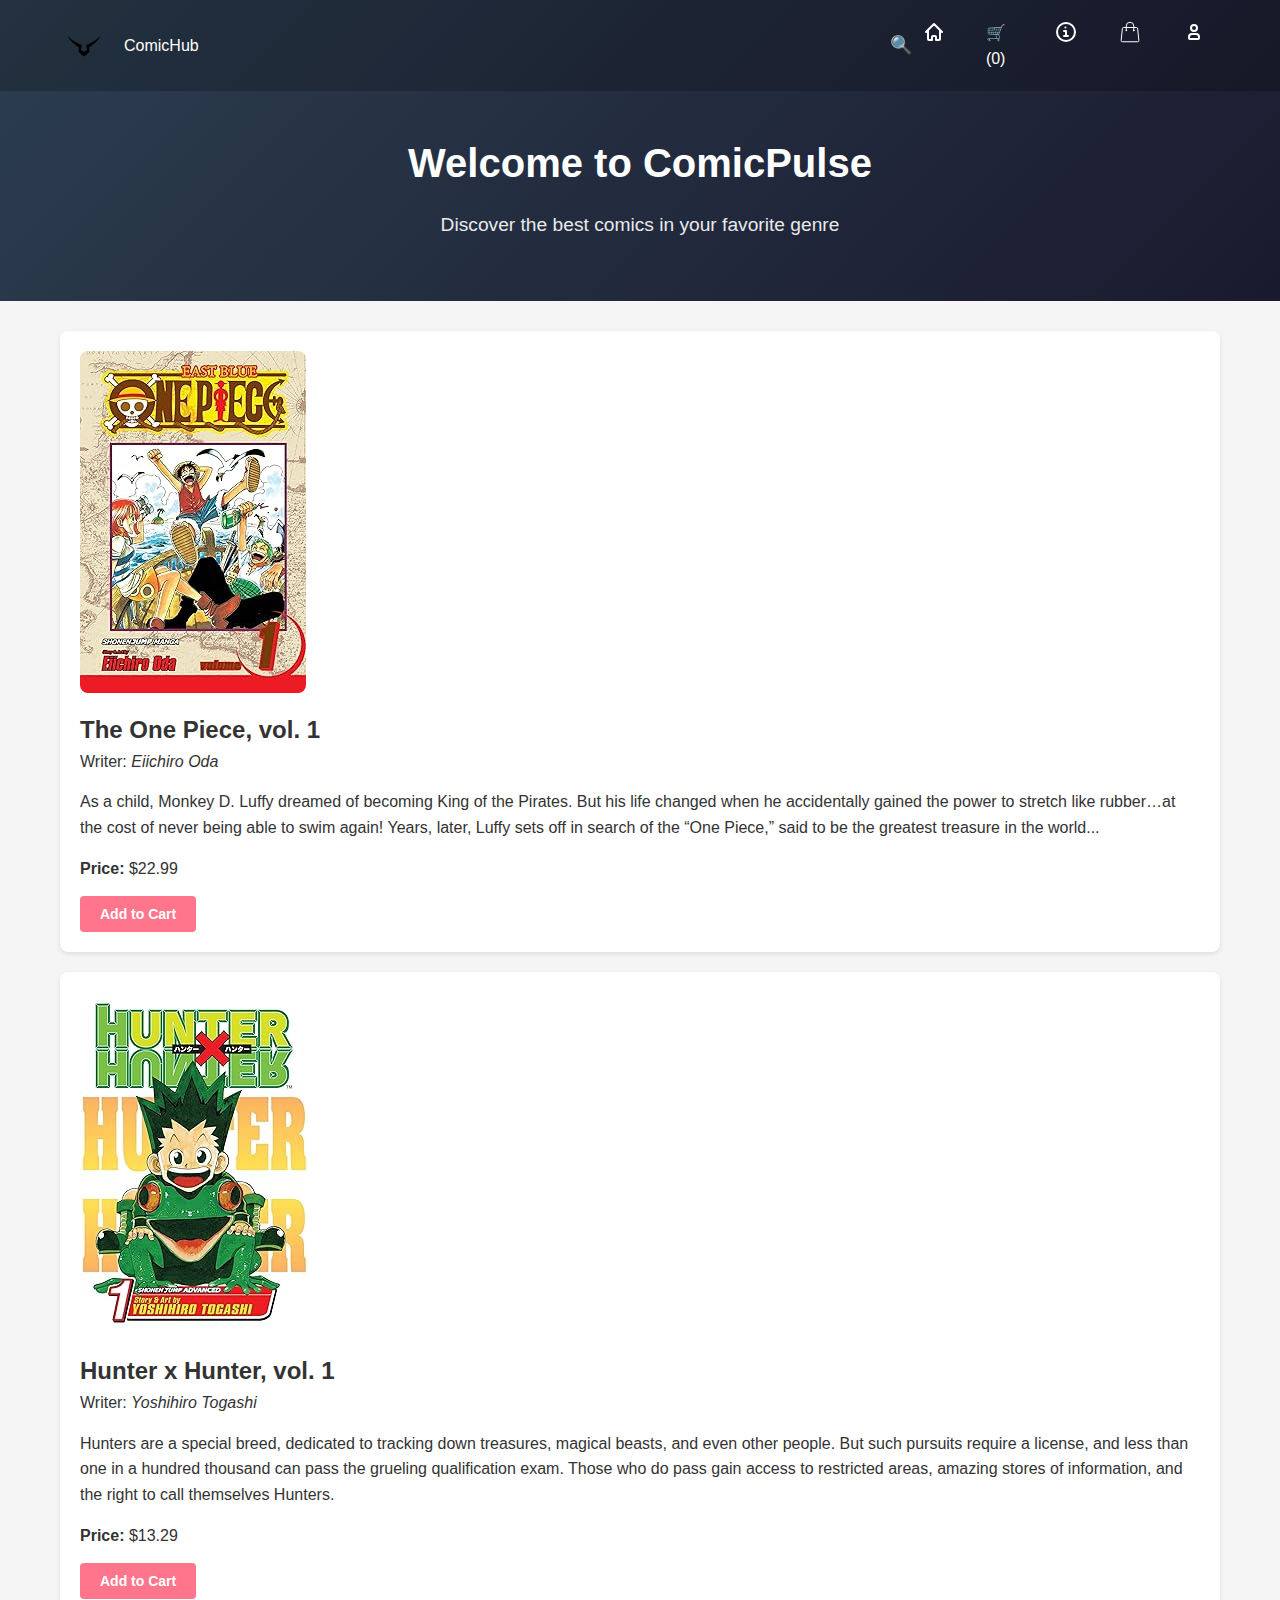
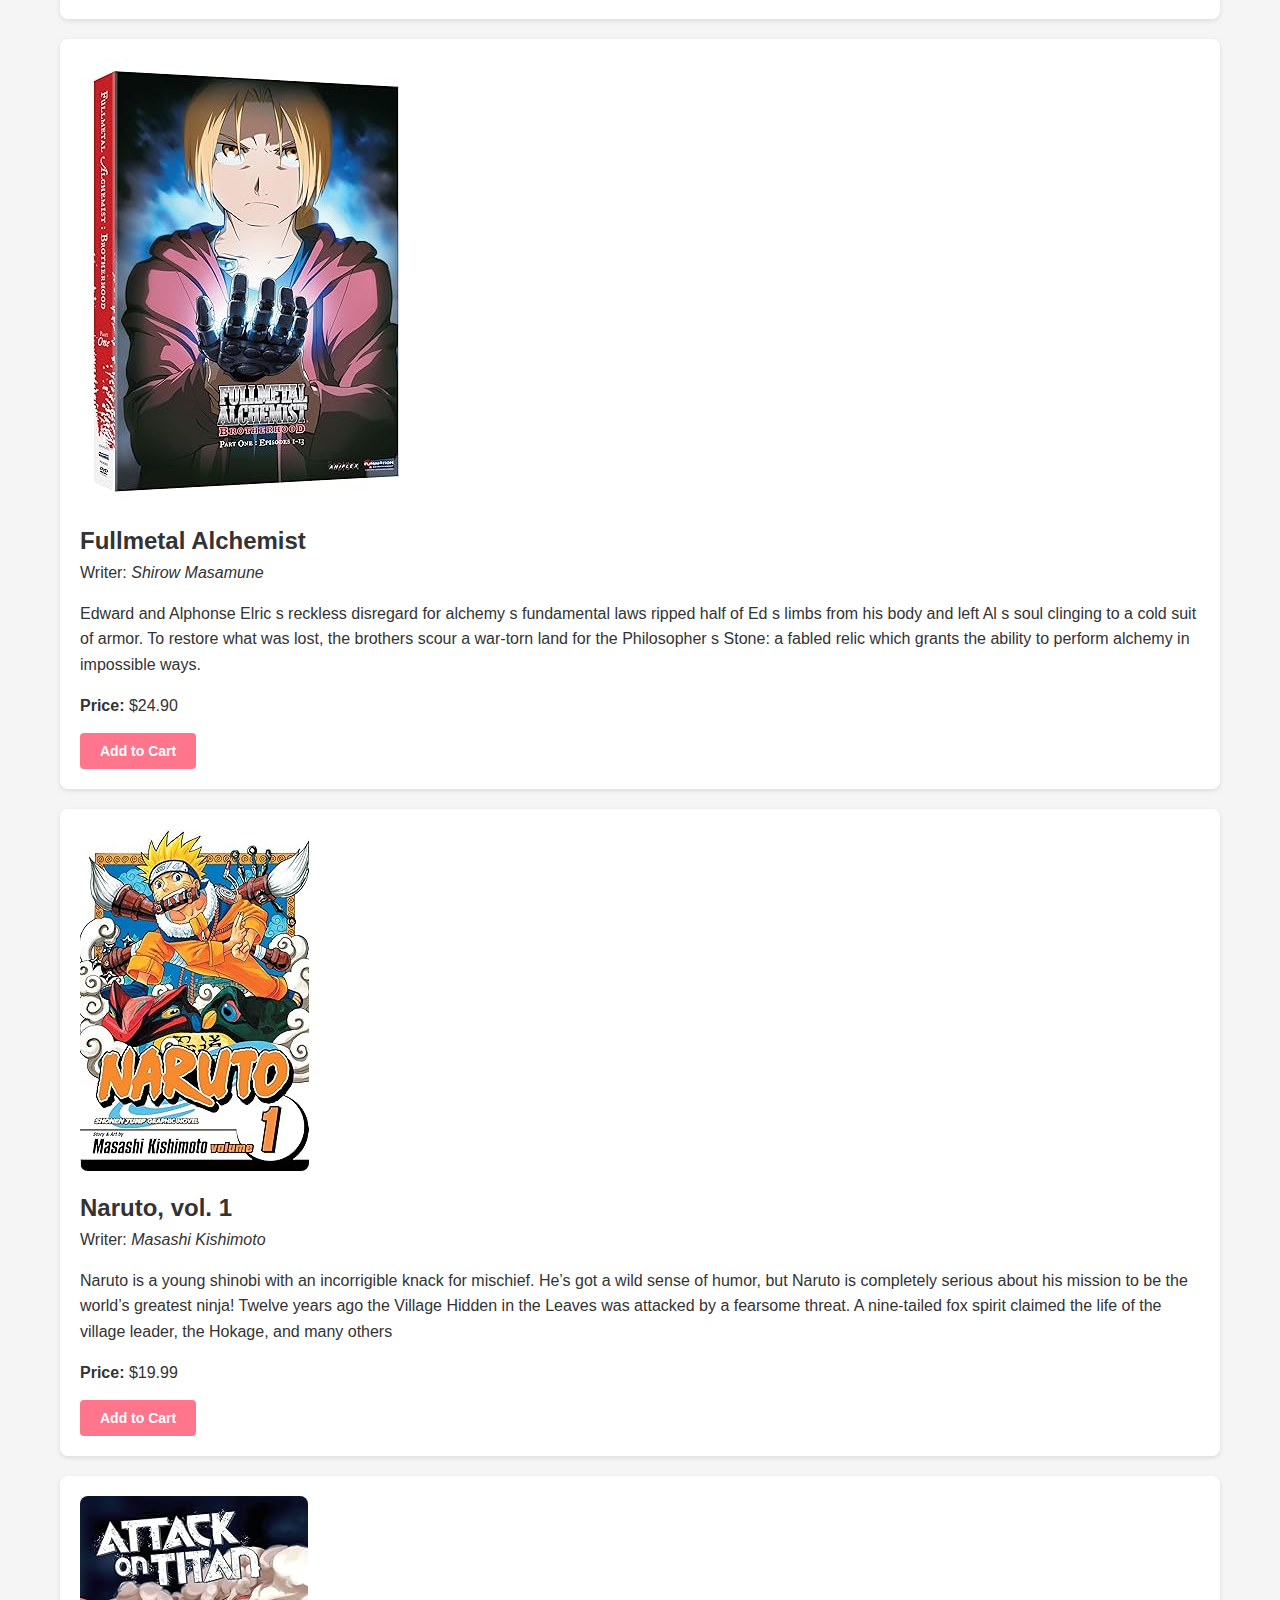
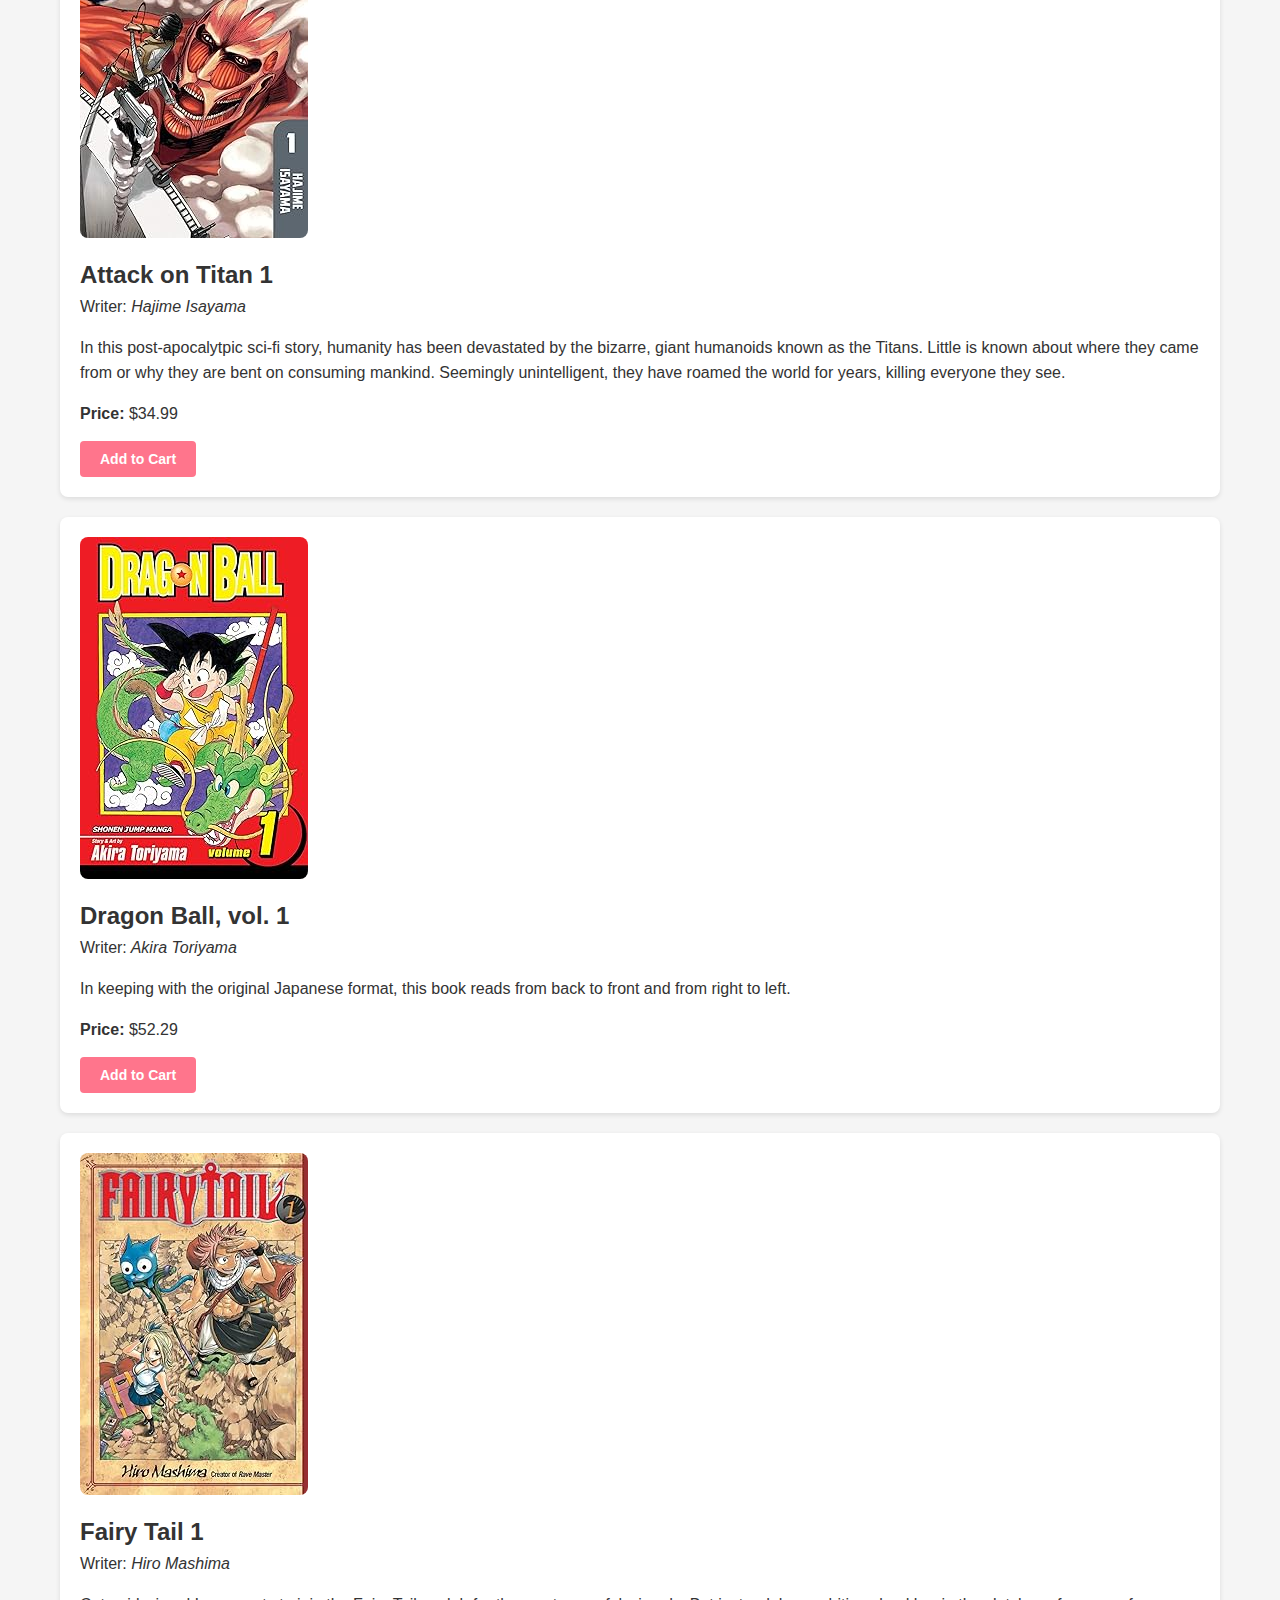
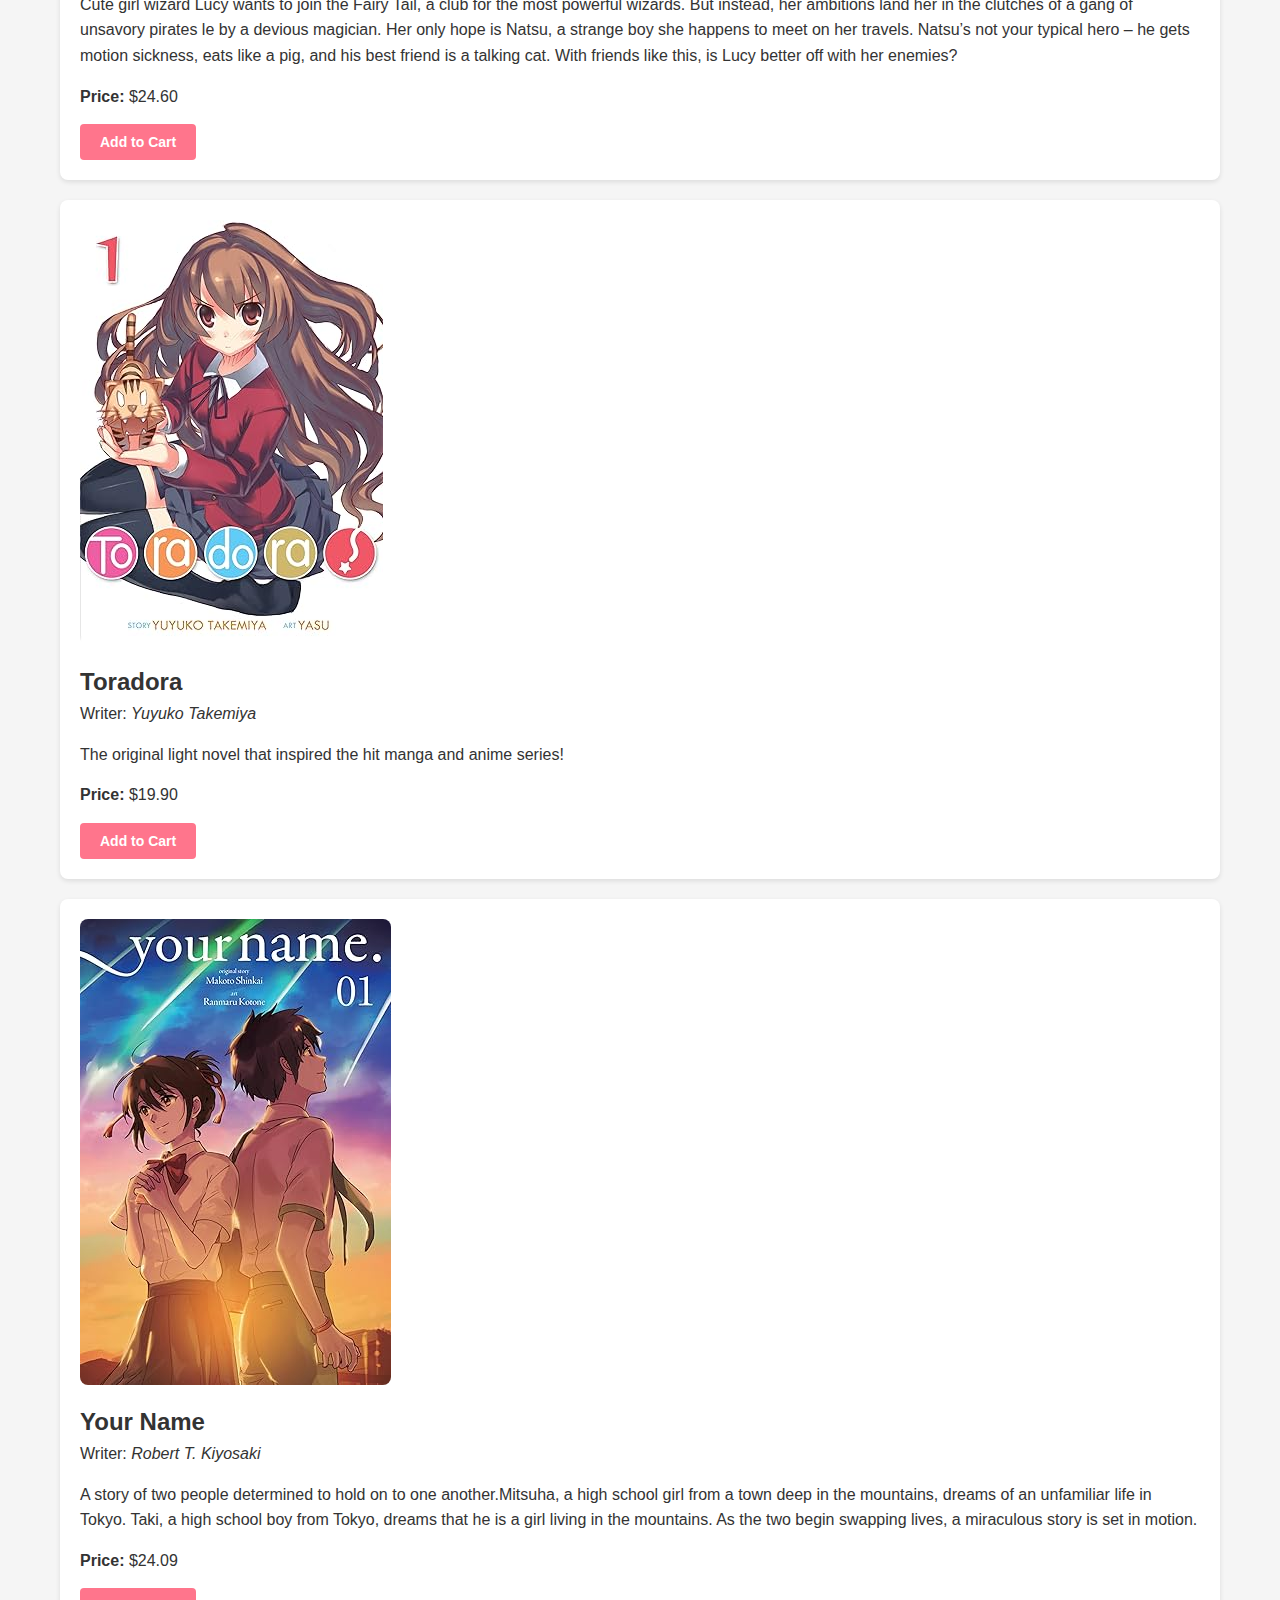
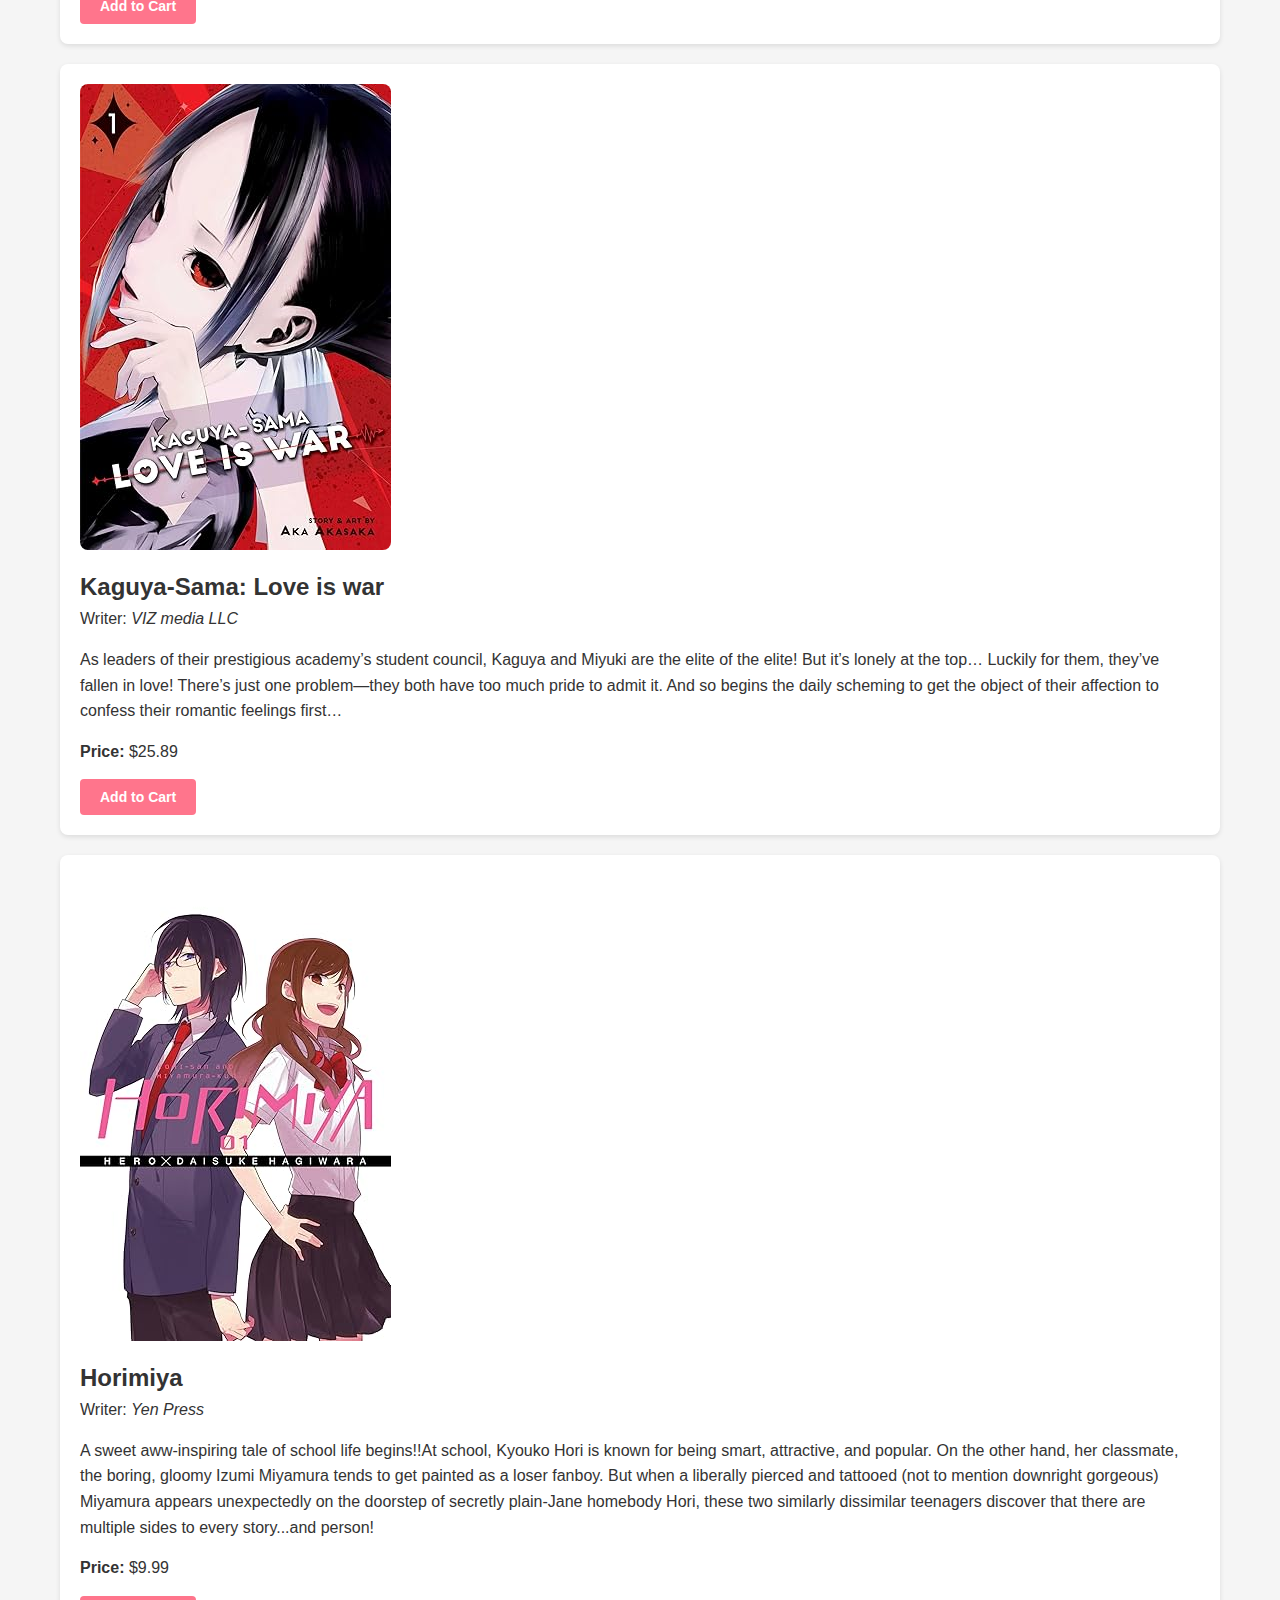
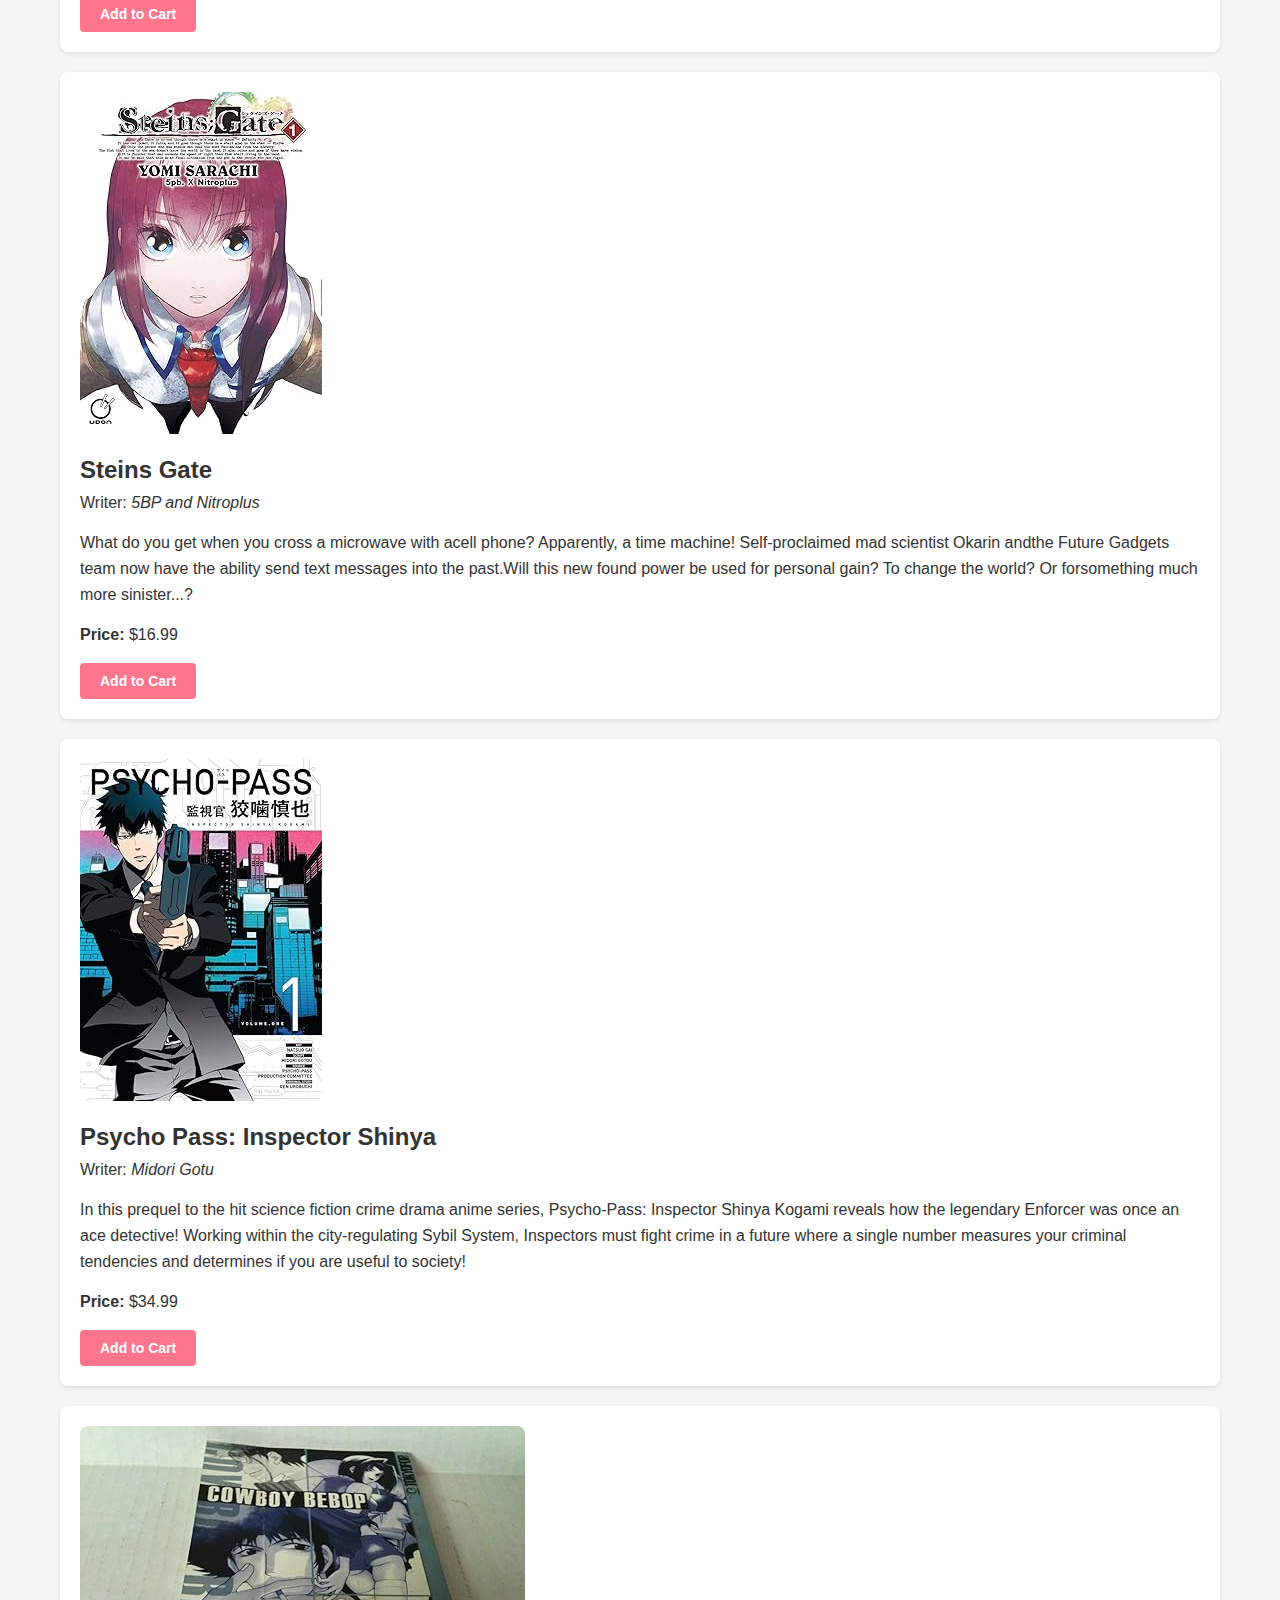
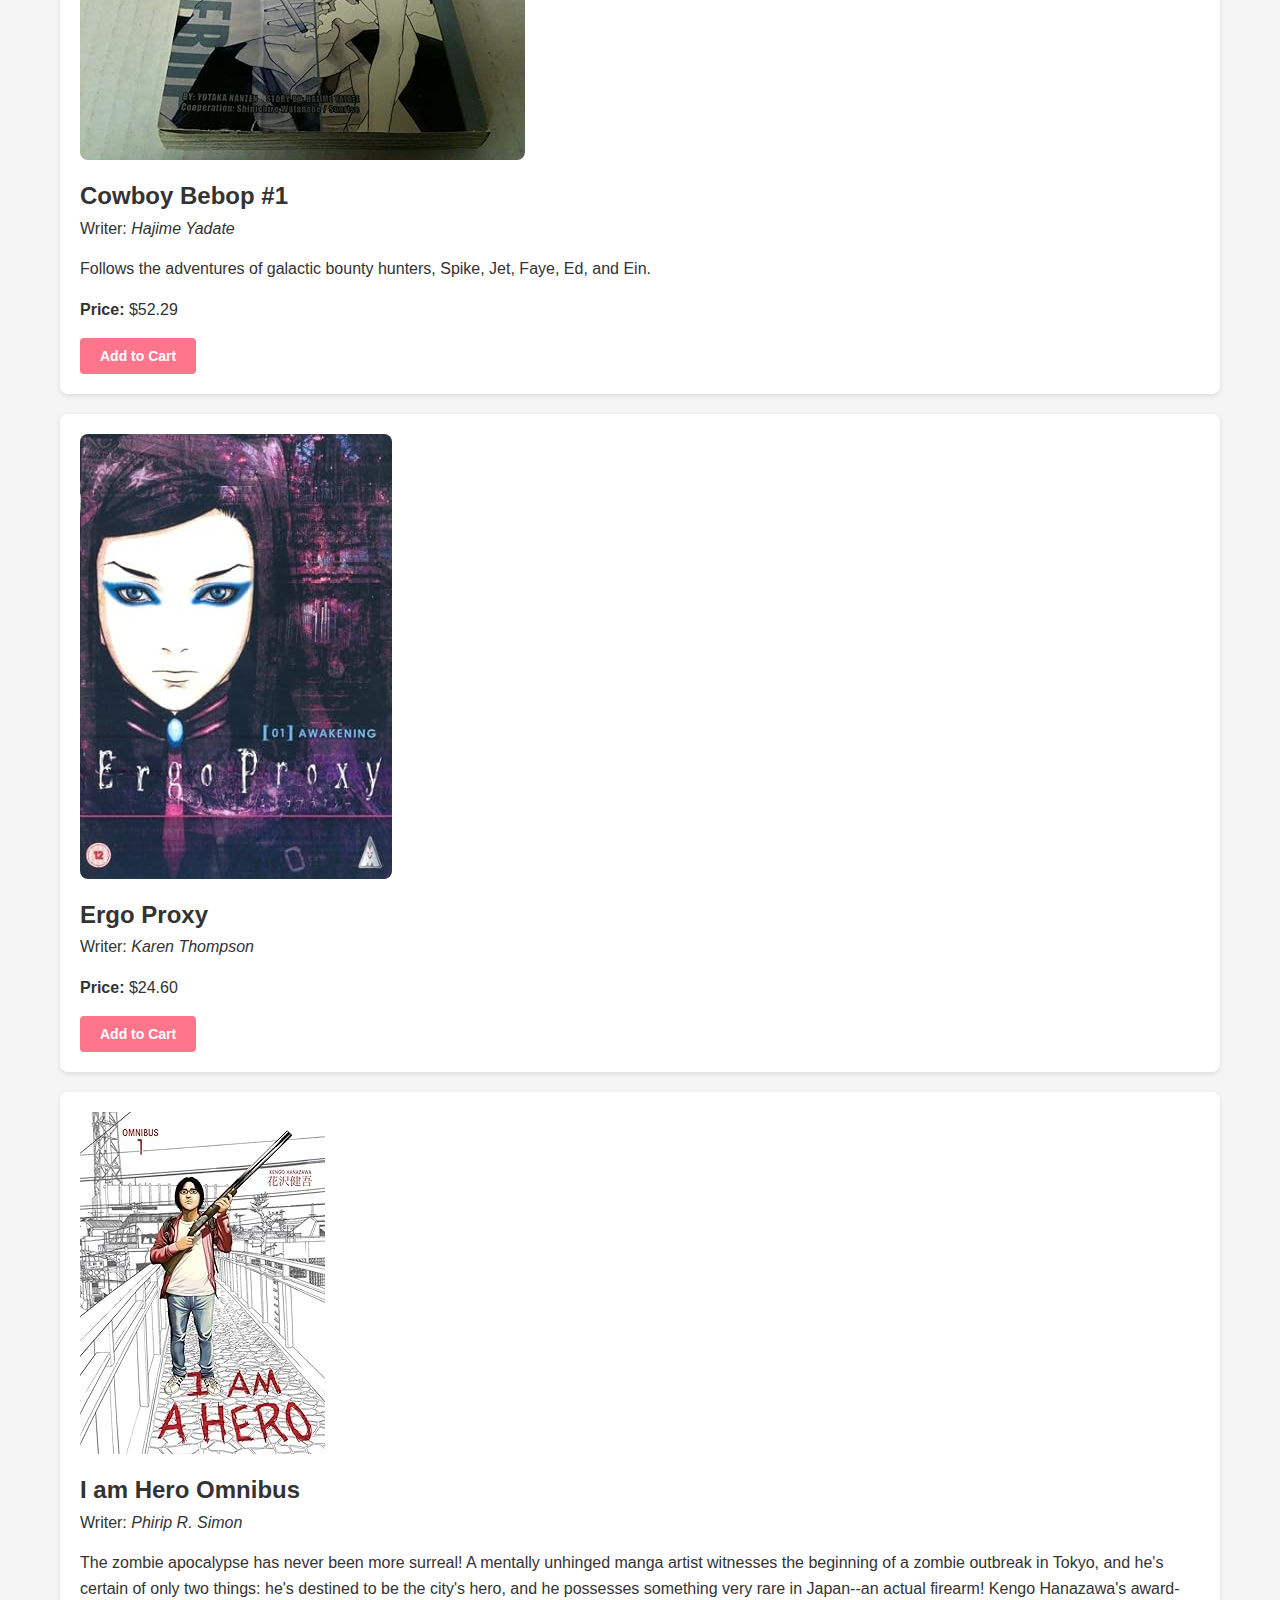
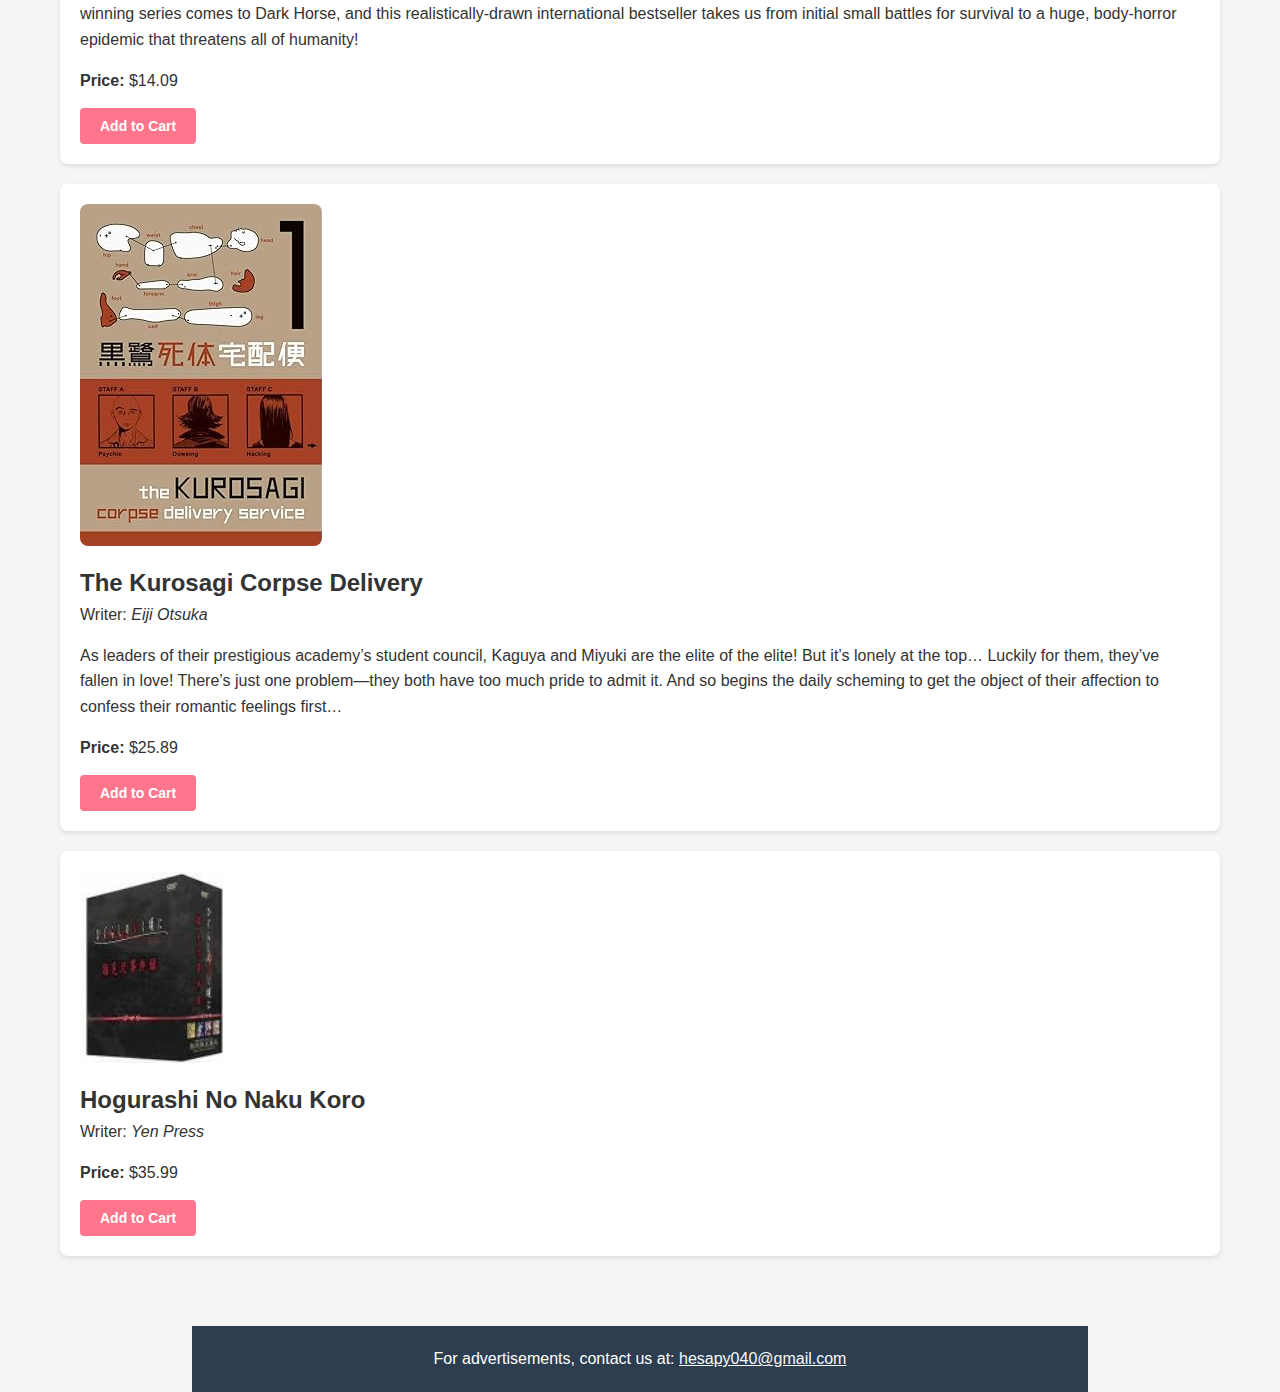
<file: index.html>
<!DOCTYPE html>
<html lang="en">
<head>
    <meta charset="UTF-8">
    <meta name="viewport" content="width=device-width, initial-scale=1.0">
    <title>ComicPulse | Best Comics Collection</title>
    <link rel="stylesheet" href="style.css">
    <link rel="shortcut icon" href="toradora.png" type="image/x-icon">
   
</head>
<body>
    <header class="header">
        <nav>
            <div class="logo-container">
                <img src="toradora.png" alt="ComicHub Logo" class="logo">
                <span>ComicHub</span>
            </div>

            <!-- Axtarış formu -->
            <div class="search-container">
                <button id="searchToggle" class="search-toggle">🔍</button>

                <div id="searchPanel" class="search-panel">
                    <input type="text" id="searchInput" placeholder="Search..." 
                        onkeydown="if(event.key === 'Enter') performSearch()">
                    <button id="searchButton">Search</button>
                    <button id="closeSearch">✕</button>
                </div>
            </div>

            <ul>

                <a href="index.html"><div class="icon-cart">
                  <svg class="w-6 h-6 text-gray-800 dark:text-white" aria-hidden="true" xmlns="http://www.w3.org/2000/svg" width="24" height="24" fill="none" viewBox="0 0 24 24">
                  <path stroke="currentColor" stroke-linecap="round" stroke-linejoin="round" stroke-width="2" d="m4 12 8-8 8 8M6 10.5V19a1 1 0 0 0 1 1h3v-3a1 1 0 0 1 1-1h2a1 1 0 0 1 1 1v3h3a1 1 0 0 0 1-1v-8.5"/>
                </svg></div></a>

                <a href="cart.html"><div class="icon-cart">
                  🛒(<span id="cart-count">0</span>)
                </div></a>

                <a href="information.html"><svg class="w-6 h-6 text-gray-800 dark:text-white" aria-hidden="true" xmlns="http://www.w3.org/2000/svg" width="24" height="24" fill="none" viewBox="0 0 24 24">
                  <path stroke="currentColor" stroke-linecap="round" stroke-linejoin="round" stroke-width="2" d="M10 11h2v5m-2 0h4m-2.592-8.5h.01M21 12a9 9 0 1 1-18 0 9 9 0 0 1 18 0Z"/>
                  </svg>
                </a>

                <a href="stores.html"><div class="icon-cart">
                  <svg class="w-6 h-6 text-gray-800 dark:text-white" aria-hidden="true" xmlns="http://www.w3.org/2000/svg" width="24" height="24" fill="none" viewBox="0 0 24 24" stroke="currentColor" class="w-6 h-6">
                  <path stroke-linecap="round" stroke-linejoin="round" d="M15.75 10.5V6a3.75 3.75 0 10-7.5 0v4.5m11.356-1.993l1.263 12c.07.665-.45 1.243-1.119 1.243H4.25a1.125 1.125 0 01-1.12-1.243l1.264-12A1.125 1.125 0 015.513 7.5h12.974c.576 0 1.059.435 1.119 1.007zM8.625 10.5a.375.375 0 11-.75 0 .375.375 0 01.75 0zm7.5 0a.375.375 0 11-.75 0 .375.375 0 01.75 0z" />
                  </svg>
                </div></a>

                <a href="login.html" ><div class="icon-cart">
                  <svg class="w-6 h-6 text-gray-800 dark:text-white" aria-hidden="true" xmlns="http://www.w3.org/2000/svg" width="24" height="24" fill="none" viewBox="0 0 24 24">  
                  <path stroke="currentColor" stroke-width="2" d="M7 17v1a1 1 0 0 0 1 1h8a1 1 0 0 0 1-1v-1a3 3 0 0 0-3-3h-4a3 3 0 0 0-3 3Zm8-9a3 3 0 1 1-6 0 3 3 0 0 1 6 0Z"/>
                </svg></div></a>
                
            </ul>

        </nav>
        <div class="hero">
            <h1>Welcome to ComicPulse</h1>
            <p>Discover the best comics in your favorite genre</p>
        </div>
    </header>
    
    <main>
        <div id="content">

            <section class="genre-section">
                <h2>Adventure</h2>
                <div>

                    <div class="comic-card" style="display: flex;">
                        <div><img src="books/onepiece.jpg" alt="" width="230" height="300" style="padding: 10px;"> </div>
                        <div>
                            <h3>One piece</h3>
                            <p>is a legendary adventure series that follows Monkey D. Luffy and his pirate crew as they sail the treacherous Grand Line in search of the fabled treasure known as One Piece. With its rich world-building, emotional depth, and thrilling battles, this series takes viewers on an unforgettable journey filled with powerful friendships and intense challenges.
                                Hunter x Hunter is a masterpiece known for its strategic fights, compelling characters, and gripping narrative. The story follows Gon Freecss, a young boy who embarks on a quest to become a Hunter and find his long-lost father. Throughout his journey, Gon faces powerful adversaries, uncovers dark secrets, and develops unbreakable bonds with his friends.</p> <br>
                            <button class="add-to-cart-button" onclick="addToCart('One Piece', 22.99)">Add to cart</button>
                        </div>
                    </div>

                    <div class="comic-card" style="display: flex;">
                        <div><img src="books/hxh.jpg" alt="" width="230" height="300" style="padding: 10px;"> </div>
                        <div>
                            <h3>Hunter X Hunter</h3>
                            <p>is a masterpiece known for its strategic fights, compelling characters, and gripping narrative. The story follows Gon Freecss, a young boy who embarks on a quest to become a Hunter and find his long-lost father. Throughout his journey, Gon faces powerful adversaries, uncovers dark secrets, and develops unbreakable bonds with his friends.</p><br> 
                            <button class="add-to-cart-button" onclick="addToCart('Hunter X Hunter', 13.29)">Add to cart</button>
                        </div>
                    </div>

                    <div class="comic-card" style="display: flex;">
                        <div><img src="books/Naruto.jpg" alt="" width="230" height="300" style="padding: 10px;"> </div>
                        <div>
                            <h3>Naruto</h3>
                            <p>is a legendary adventure series that follows Naruto Uzumaki, a young ninja with dreams of becoming the strongest Hokage. Along his journey, Naruto faces powerful enemies, uncovers deep mysteries about his past, and builds strong bonds with his friends. With its intense battles, emotional storytelling, and memorable characters, Naruto has become a timeless classic..</p>
                            <br>    <button class="add-to-cart-button" onclick="addToCart('Naruto', 19.99)">Add to cart</button>
                        </div>
                    </div>
                </div>   

            </section>
            
            <section class="genre-section">
                <h2>Romance</h2>
                <div class="comic-card" style="display: flex;">
                    <div><img src="books/TRD.png" alt="" width="230" height="300" style="padding: 10px;"> </div>
                    <div>
                        <h3>Toradora! (2008)</h3>
                        <p> A classic romance anime featuring Ryuuji Takasu, a kind-hearted but intimidating-looking guy, and Taiga Aisaka, a small but fiery girl. They team up to help each other get closer to their respective crushes but end up developing feelings for each other instead.</p>
                        <button class="add-to-cart-button" onclick="addToCart('Toradora!', 19.90)">Add to cart</button>
                    </div>
                </div>

                <div class="comic-card" style="display: flex;">
                    <div><img src="books/kaguya.jpg" alt="" width="230" height="300" style="padding: 10px;"> </div>
                    <div>
                        <h3>Kaguya-sama: Love is War</h3>
                        <p> A high-IQ rom-com where Kaguya Shinomiya and Miyuki Shirogane, two top students at a prestigious academy, are in love but refuse to confess first. They engage in hilarious mind games to make the other confess first, leading to a battle of wits filled with comedy and romance.</p>
                        <button class="add-to-cart-button" onclick="addToCart('Kaguya-sama: Love is War', 25.89)">Add to cart</button>
                    </div>
                </div> 

                <div class="comic-card" style="display: flex;">
                    <div><img src="books/yourname.jpg" alt="" width="230" height="300" style="padding: 10px;"> </div>
                    <div>
                        <h3>Your Name</h3>
                        <p> A breathtaking romance movie about Mitsuha Miyamizu, a countryside girl, and Taki Tachibana, a Tokyo boy, who mysteriously swap bodies. As they try to navigate each other's lives, they uncover a heart-wrenching connection that transcends time and fate.</p>
                        <button class="add-to-cart-button" onclick="addToCart('Your Name', 24.09)">Add to cart</button>
                    </div>
                </div>
                
            </section>

        </div>
    </main>

    <footer>
        <p>For advertisements, contact us at: <a href="mailto:hesapy040@gmail.com">hesapy040@gmail.com</a></p>
    </footer>

    <script src="java.js"></script>

    <!-- JavaScript for search function -->
    <script src="search.js"></script>
</body>
</html>
</file>
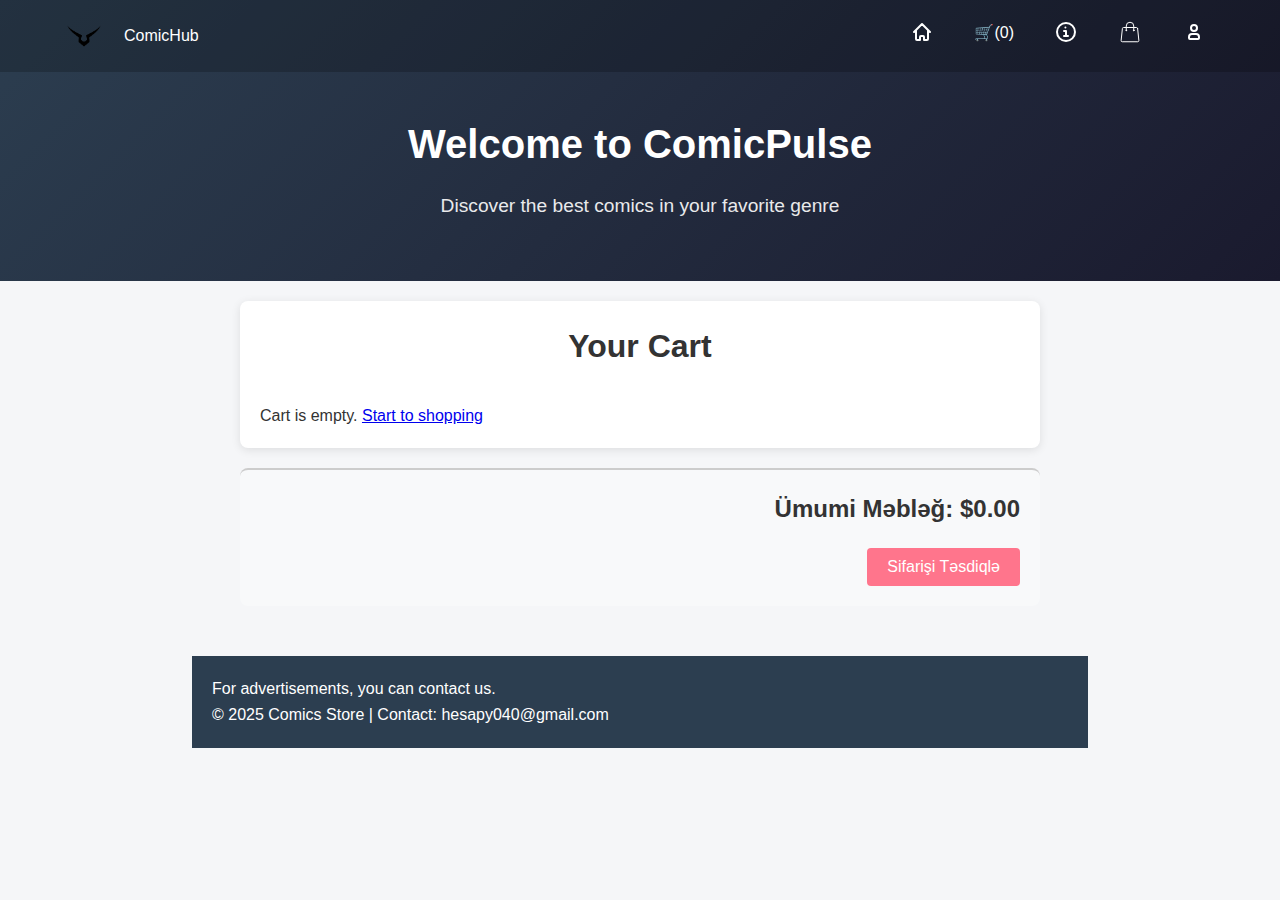
<file: cart.html>
<!DOCTYPE html>
<html lang="az">
<head>
  <meta charset="UTF-8">
  <title>Your Cart</title>
  <link rel="stylesheet" href="style.css">
  <link rel="stylesheet" href="cart.css">
</head>
<body>

  <header class="header">
        <nav>
            <div class="logo-container">
                <img src="toradora.png" alt="ComicHub Logo" class="logo">
                <span>ComicHub</span>
            </div>

            <ul>

                <a href="index.html"><div class="icon-cart">
                  <svg class="w-6 h-6 text-gray-800 dark:text-white" aria-hidden="true" xmlns="http://www.w3.org/2000/svg" width="24" height="24" fill="none" viewBox="0 0 24 24">
                  <path stroke="currentColor" stroke-linecap="round" stroke-linejoin="round" stroke-width="2" d="m4 12 8-8 8 8M6 10.5V19a1 1 0 0 0 1 1h3v-3a1 1 0 0 1 1-1h2a1 1 0 0 1 1 1v3h3a1 1 0 0 0 1-1v-8.5"/>
                </svg></div></a>

                <a href="cart.html"><div class="icon-cart">
                  🛒(<span id="cart-count">0</span>)
                </div></a>

                <a href="information.html"><svg class="w-6 h-6 text-gray-800 dark:text-white" aria-hidden="true" xmlns="http://www.w3.org/2000/svg" width="24" height="24" fill="none" viewBox="0 0 24 24">
                  <path stroke="currentColor" stroke-linecap="round" stroke-linejoin="round" stroke-width="2" d="M10 11h2v5m-2 0h4m-2.592-8.5h.01M21 12a9 9 0 1 1-18 0 9 9 0 0 1 18 0Z"/>
                  </svg>
                </a>

                <a href="stores.html"><div class="icon-cart">
                  <svg class="w-6 h-6 text-gray-800 dark:text-white" aria-hidden="true" xmlns="http://www.w3.org/2000/svg" width="24" height="24" fill="none" viewBox="0 0 24 24" stroke="currentColor" class="w-6 h-6">
                  <path stroke-linecap="round" stroke-linejoin="round" d="M15.75 10.5V6a3.75 3.75 0 10-7.5 0v4.5m11.356-1.993l1.263 12c.07.665-.45 1.243-1.119 1.243H4.25a1.125 1.125 0 01-1.12-1.243l1.264-12A1.125 1.125 0 015.513 7.5h12.974c.576 0 1.059.435 1.119 1.007zM8.625 10.5a.375.375 0 11-.75 0 .375.375 0 01.75 0zm7.5 0a.375.375 0 11-.75 0 .375.375 0 01.75 0z" />
                  </svg>
                </div></a>

                <a href="login.html" ><div class="icon-cart">
                  <svg class="w-6 h-6 text-gray-800 dark:text-white" aria-hidden="true" xmlns="http://www.w3.org/2000/svg" width="24" height="24" fill="none" viewBox="0 0 24 24">  
                  <path stroke="currentColor" stroke-width="2" d="M7 17v1a1 1 0 0 0 1 1h8a1 1 0 0 0 1-1v-1a3 3 0 0 0-3-3h-4a3 3 0 0 0-3 3Zm8-9a3 3 0 1 1-6 0 3 3 0 0 1 6 0Z"/>
                </svg></div></a>
                
            </ul>

        </nav>
        <div class="hero">
            <h1>Welcome to ComicPulse</h1>
            <p>Discover the best comics in your favorite genre</p>
        </div>
    </header>

  <div class="cart-container">
    <h1>Your Cart</h1>
    <div id="cart-items"></div>
  </div>

  <div class="cart-summary">
    <h2>Ümumi Məbləğ: $<span id="cart-total">0.00</span></h2>
    <button class="checkout-button">Sifarişi Təsdiqlə</button>
  </div>

  <footer style="text-align:left; color: white; margin-top: 50px;">
      For advertisements, you can contact us. <br>
      © 2025 Comics Store | Contact: hesapy040@gmail.com
  </footer>

  <script src="java.js"></script>
</body>
</html>
</file>
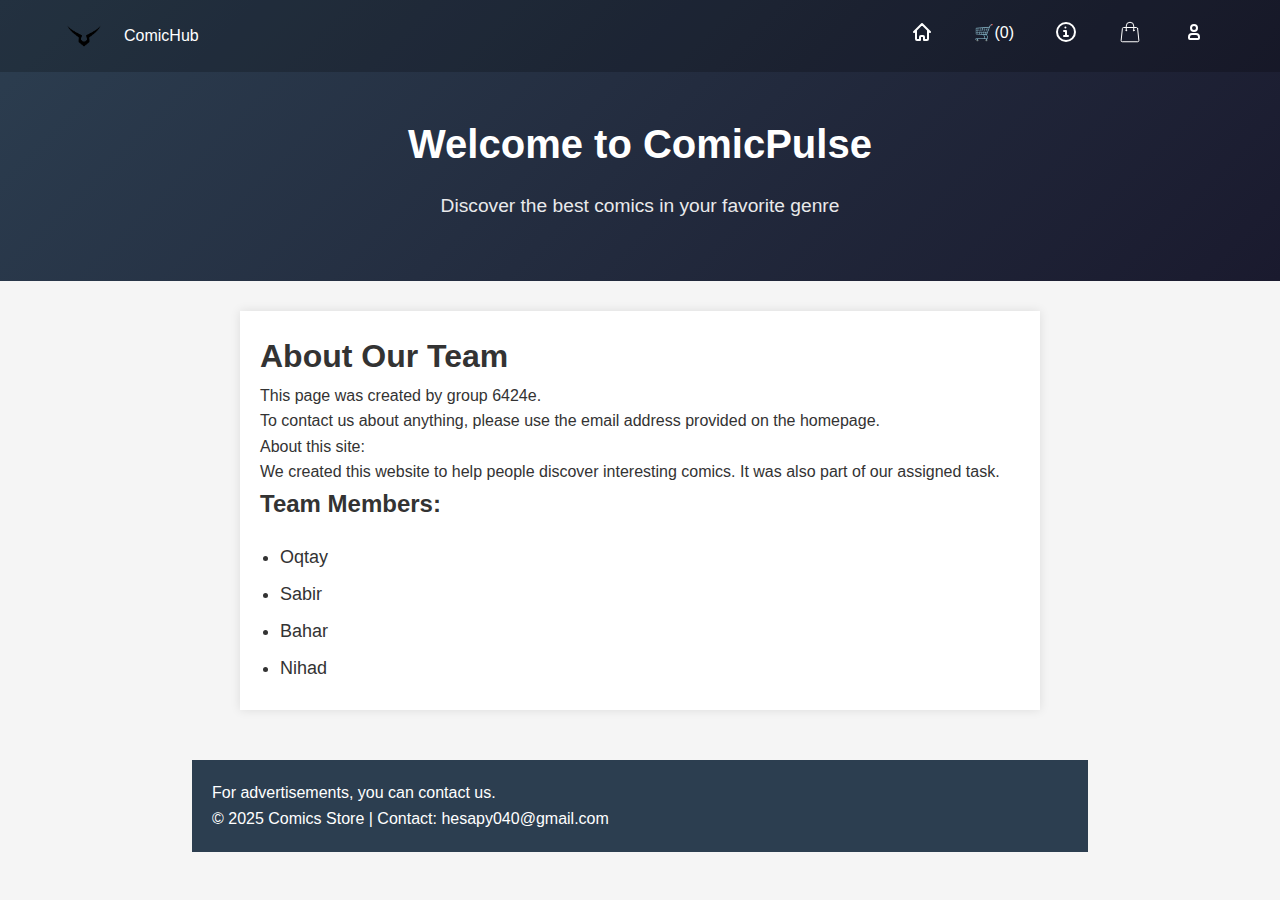
<file: information.html>
<!DOCTYPE html>
<html>
<head>
    <meta charset="UTF-8">
    <meta name="viewport" content="width=device-width, initial-scale=1.0">
    <title>Comics Hub | Best Comics Collection</title>
    <link rel="stylesheet" href="style.css">
    <link rel="shortcut icon" href="toradora.png" type="image/x-icon">
   
</head>
<body>
    <header class="header">
        <nav>
            <div class="logo-container">
                <img src="toradora.png" alt="ComicHub Logo" class="logo">
                <span>ComicHub</span>
            </div>

            <ul>

                <a href="index.html"><div class="icon-cart">
                  <svg class="w-6 h-6 text-gray-800 dark:text-white" aria-hidden="true" xmlns="http://www.w3.org/2000/svg" width="24" height="24" fill="none" viewBox="0 0 24 24">
                  <path stroke="currentColor" stroke-linecap="round" stroke-linejoin="round" stroke-width="2" d="m4 12 8-8 8 8M6 10.5V19a1 1 0 0 0 1 1h3v-3a1 1 0 0 1 1-1h2a1 1 0 0 1 1 1v3h3a1 1 0 0 0 1-1v-8.5"/>
                </svg></div></a>

                <a href="cart.html"><div class="icon-cart">
                  🛒(<span id="cart-count">0</span>)
                </div></a>

                <a href="information.html"><svg class="w-6 h-6 text-gray-800 dark:text-white" aria-hidden="true" xmlns="http://www.w3.org/2000/svg" width="24" height="24" fill="none" viewBox="0 0 24 24">
                  <path stroke="currentColor" stroke-linecap="round" stroke-linejoin="round" stroke-width="2" d="M10 11h2v5m-2 0h4m-2.592-8.5h.01M21 12a9 9 0 1 1-18 0 9 9 0 0 1 18 0Z"/>
                  </svg>
                </a>

                <a href="stores.html"><div class="icon-cart">
                  <svg class="w-6 h-6 text-gray-800 dark:text-white" aria-hidden="true" xmlns="http://www.w3.org/2000/svg" width="24" height="24" fill="none" viewBox="0 0 24 24" stroke="currentColor" class="w-6 h-6">
                  <path stroke-linecap="round" stroke-linejoin="round" d="M15.75 10.5V6a3.75 3.75 0 10-7.5 0v4.5m11.356-1.993l1.263 12c.07.665-.45 1.243-1.119 1.243H4.25a1.125 1.125 0 01-1.12-1.243l1.264-12A1.125 1.125 0 015.513 7.5h12.974c.576 0 1.059.435 1.119 1.007zM8.625 10.5a.375.375 0 11-.75 0 .375.375 0 01.75 0zm7.5 0a.375.375 0 11-.75 0 .375.375 0 01.75 0z" />
                  </svg>
                </div></a>

                <a href="login.html" ><div class="icon-cart">
                  <svg class="w-6 h-6 text-gray-800 dark:text-white" aria-hidden="true" xmlns="http://www.w3.org/2000/svg" width="24" height="24" fill="none" viewBox="0 0 24 24">  
                  <path stroke="currentColor" stroke-width="2" d="M7 17v1a1 1 0 0 0 1 1h8a1 1 0 0 0 1-1v-1a3 3 0 0 0-3-3h-4a3 3 0 0 0-3 3Zm8-9a3 3 0 1 1-6 0 3 3 0 0 1 6 0Z"/>
                </svg></div></a>
                
            </ul>

        </nav>
        <div class="hero">
            <h1>Welcome to ComicPulse</h1>
            <p>Discover the best comics in your favorite genre</p>
        </div>
    </header>
    
    <div class="content">
        <h1>About Our Team</h1>
        
        <p>This page was created by group 6424e.</p>
        
        <p>To contact us about anything, please use the email address provided on the homepage.</p>
        
        <p>About this site:<br>
        We created this website to help people discover interesting comics. It was also part of our assigned task.</p>
        
        <h2>Team Members:</h2>
        <ul class="team-list">
            <li>Oqtay</li>
            <li>Sabir</li>
            <li>Bahar</li>
            <li>Nihad</li>
        </ul>
    </div>

    <footer style="text-align:left; color: white; margin-top: 50px;">
        For advertisements, you can contact us. <br>
        © 2025 Comics Store | Contact: hesapy040@gmail.com
    </footer>
</body>
</html>
</file>
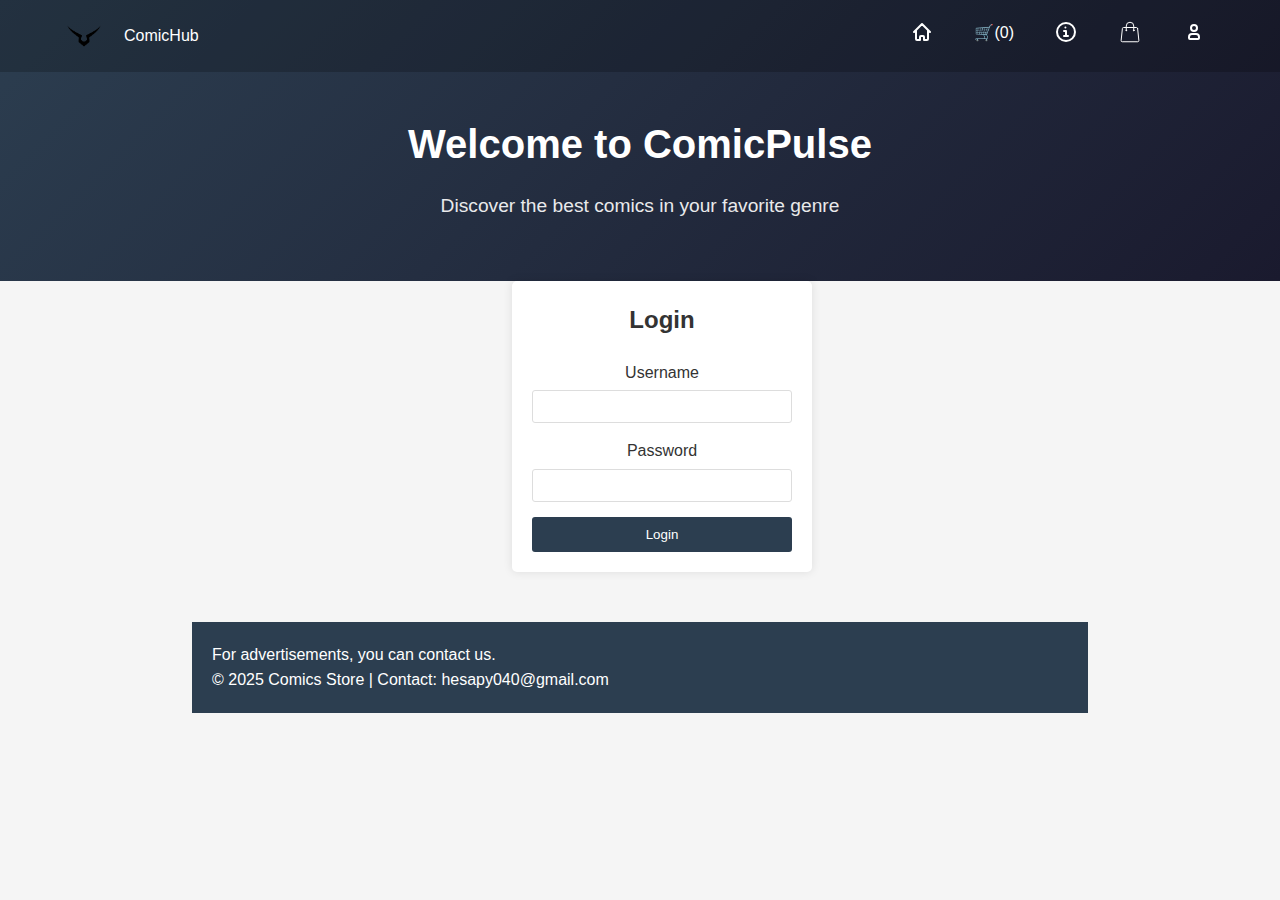
<file: login.html>
<!DOCTYPE html>
<html lang="en">
<head>
    <meta charset="UTF-8">
    <meta name="viewport" content="width=device-width, initial-scale=1.0">
    <title>Login Page</title>
    <link rel="stylesheet" href="style.css">
    <link rel="shortcut icon" href="toradora.png" type="image/x-icon">
    <style>
        
        .login-container {
            background-color: white;
            padding: 20px;
            border-radius: 5px;
            box-shadow: 0 0 10px rgba(0,0,0,0.1);
            width: 300px;
            text-align: center;
            margin: 0% 40%;
        }
        
        h2 {
            text-align: center;
            margin-bottom: 20px;
        }
        
        .input-group {
            margin-bottom: 15px;
        }
        
        .input-group label {
            display: block;
            margin-bottom: 5px;
        }
        
        .input-group input {
            width: 100%;
            padding: 8px;
            border: 1px solid #ddd;
            border-radius: 3px;
            box-sizing: border-box;
        }
        
        button {
            width: 100%;
            padding: 10px;
            background-color: #2c3e50;
            color: white;
            border: none;
            border-radius: 3px;
            cursor: pointer;
        }
        
        button:hover {
            background-color: #2c3e50;
        }
    </style>
</head>
<body>

    <header class="header">
        <nav>
            <div class="logo-container">
                <img src="toradora.png" alt="ComicHub Logo" class="logo">
                <span>ComicHub</span>
            </div>

            <ul>

                <a href="index.html"><div class="icon-cart">
                  <svg class="w-6 h-6 text-gray-800 dark:text-white" aria-hidden="true" xmlns="http://www.w3.org/2000/svg" width="24" height="24" fill="none" viewBox="0 0 24 24">
                  <path stroke="currentColor" stroke-linecap="round" stroke-linejoin="round" stroke-width="2" d="m4 12 8-8 8 8M6 10.5V19a1 1 0 0 0 1 1h3v-3a1 1 0 0 1 1-1h2a1 1 0 0 1 1 1v3h3a1 1 0 0 0 1-1v-8.5"/>
                </svg></div></a>

                <a href="cart.html"><div class="icon-cart">
                  🛒(<span id="cart-count">0</span>)
                </div></a>

                <a href="information.html"><svg class="w-6 h-6 text-gray-800 dark:text-white" aria-hidden="true" xmlns="http://www.w3.org/2000/svg" width="24" height="24" fill="none" viewBox="0 0 24 24">
                  <path stroke="currentColor" stroke-linecap="round" stroke-linejoin="round" stroke-width="2" d="M10 11h2v5m-2 0h4m-2.592-8.5h.01M21 12a9 9 0 1 1-18 0 9 9 0 0 1 18 0Z"/>
                  </svg>
                </a>

                <a href="stores.html"><div class="icon-cart">
                  <svg class="w-6 h-6 text-gray-800 dark:text-white" aria-hidden="true" xmlns="http://www.w3.org/2000/svg" width="24" height="24" fill="none" viewBox="0 0 24 24" stroke="currentColor" class="w-6 h-6">
                  <path stroke-linecap="round" stroke-linejoin="round" d="M15.75 10.5V6a3.75 3.75 0 10-7.5 0v4.5m11.356-1.993l1.263 12c.07.665-.45 1.243-1.119 1.243H4.25a1.125 1.125 0 01-1.12-1.243l1.264-12A1.125 1.125 0 015.513 7.5h12.974c.576 0 1.059.435 1.119 1.007zM8.625 10.5a.375.375 0 11-.75 0 .375.375 0 01.75 0zm7.5 0a.375.375 0 11-.75 0 .375.375 0 01.75 0z" />
                  </svg>
                </div></a>

                <a href="login.html" ><div class="icon-cart">
                  <svg class="w-6 h-6 text-gray-800 dark:text-white" aria-hidden="true" xmlns="http://www.w3.org/2000/svg" width="24" height="24" fill="none" viewBox="0 0 24 24">  
                  <path stroke="currentColor" stroke-width="2" d="M7 17v1a1 1 0 0 0 1 1h8a1 1 0 0 0 1-1v-1a3 3 0 0 0-3-3h-4a3 3 0 0 0-3 3Zm8-9a3 3 0 1 1-6 0 3 3 0 0 1 6 0Z"/>
                </svg></div></a>
                
            </ul>

        </nav>
        <div class="hero">
            <h1>Welcome to ComicPulse</h1>
            <p>Discover the best comics in your favorite genre</p>
        </div>
    </header>

    
    <div class="login-container">
        <h2>Login</h2>
        <form>
            <div class="input-group">
                <label for="username">Username</label>
                <input type="text" id="username" name="username" required>
            </div>
            <div class="input-group">
                <label for="password">Password</label>
                <input type="password" id="password" name="password" required>
            </div>
            <button type="submit">Login</button>
        </form>
    </div>

    <footer style="text-align:left; color: white; margin-top: 50px;">
        For advertisements, you can contact us. <br>
        © 2025 Comics Store | Contact: hesapy040@gmail.com
    </footer>
</body>
</html>
</file>
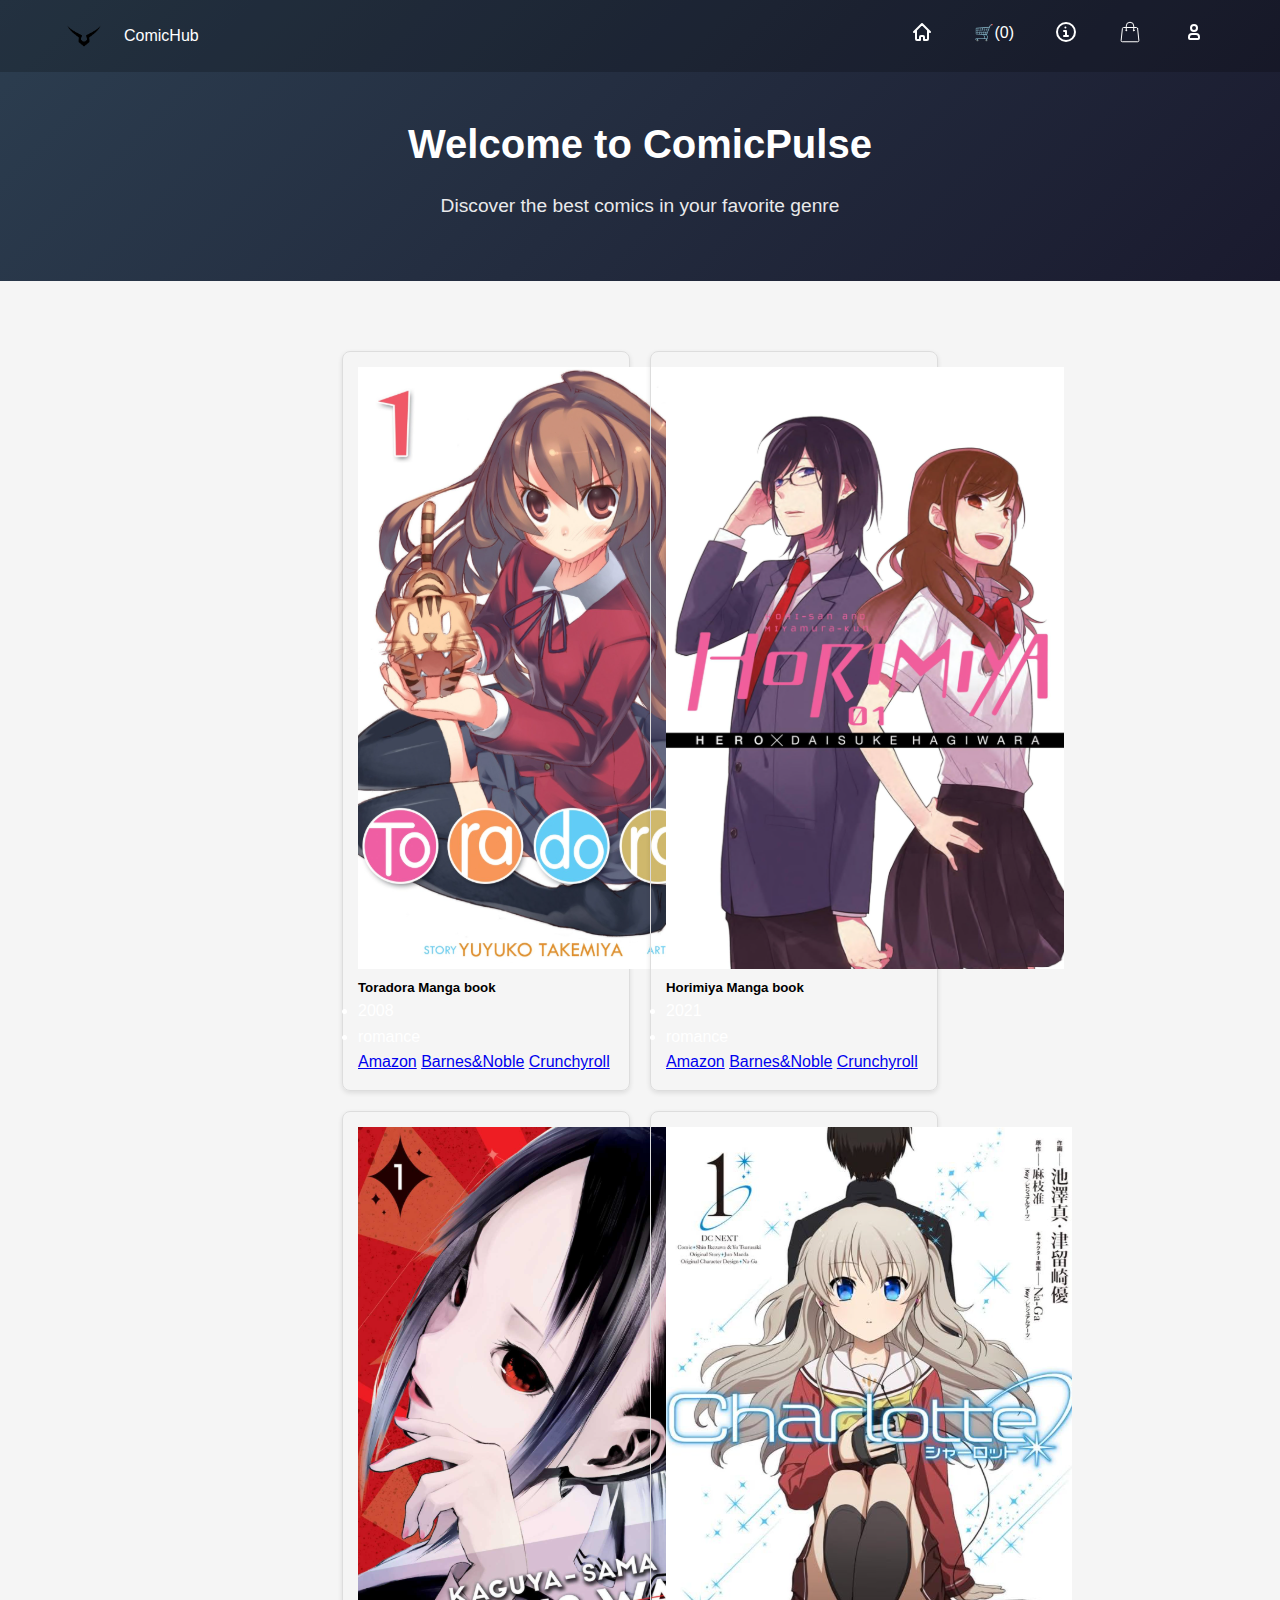
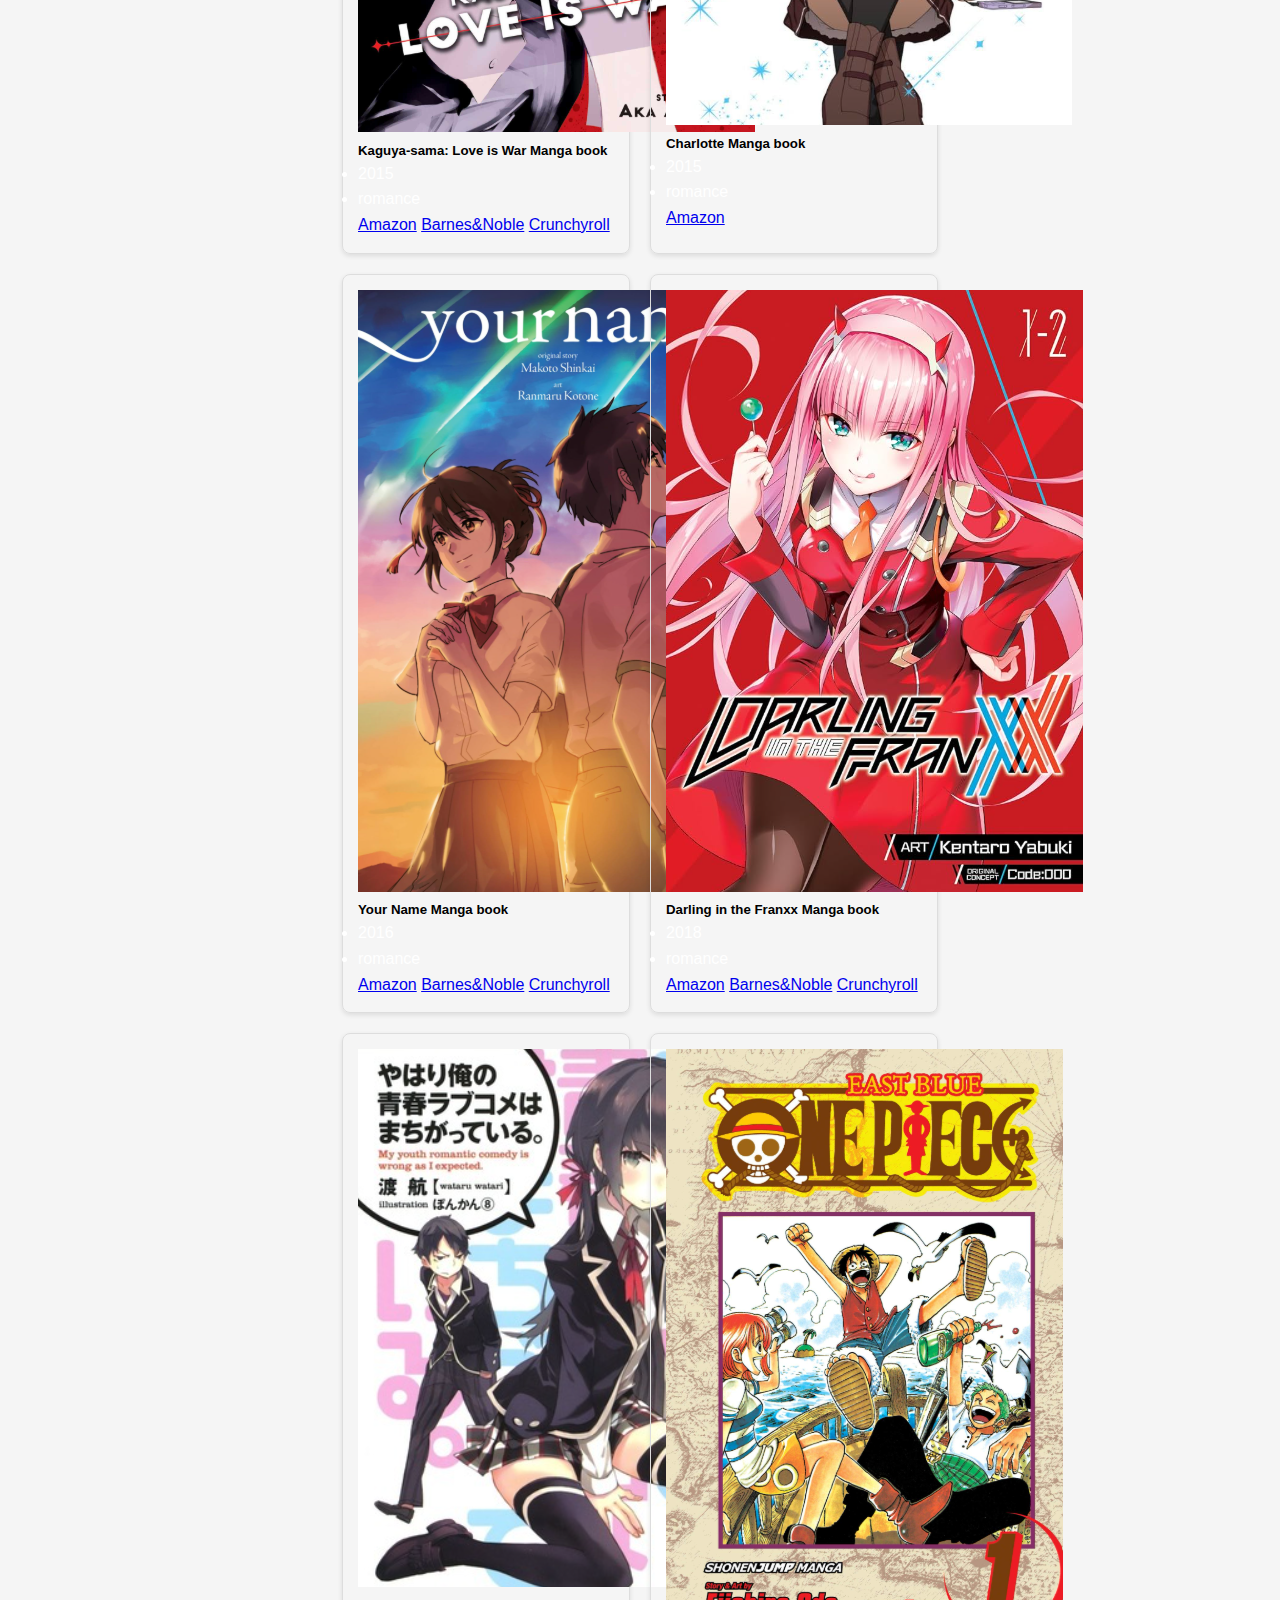
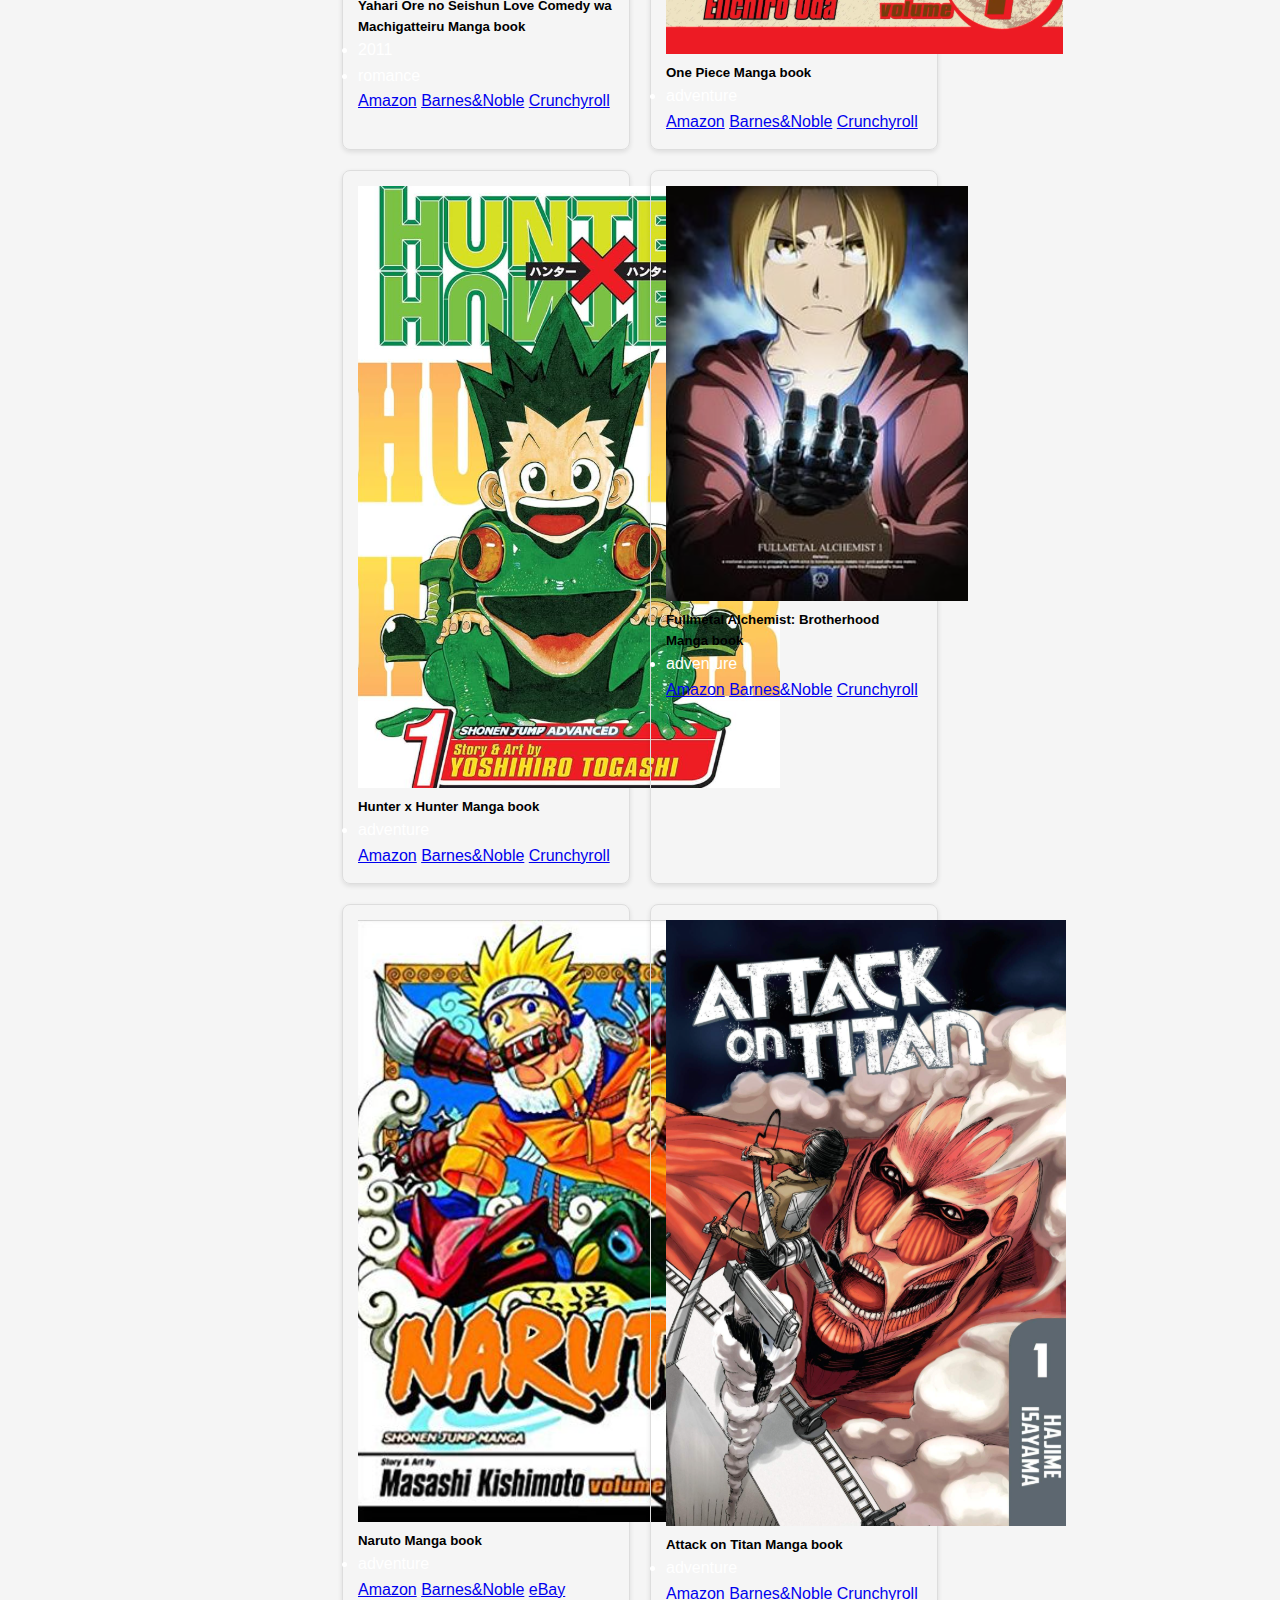
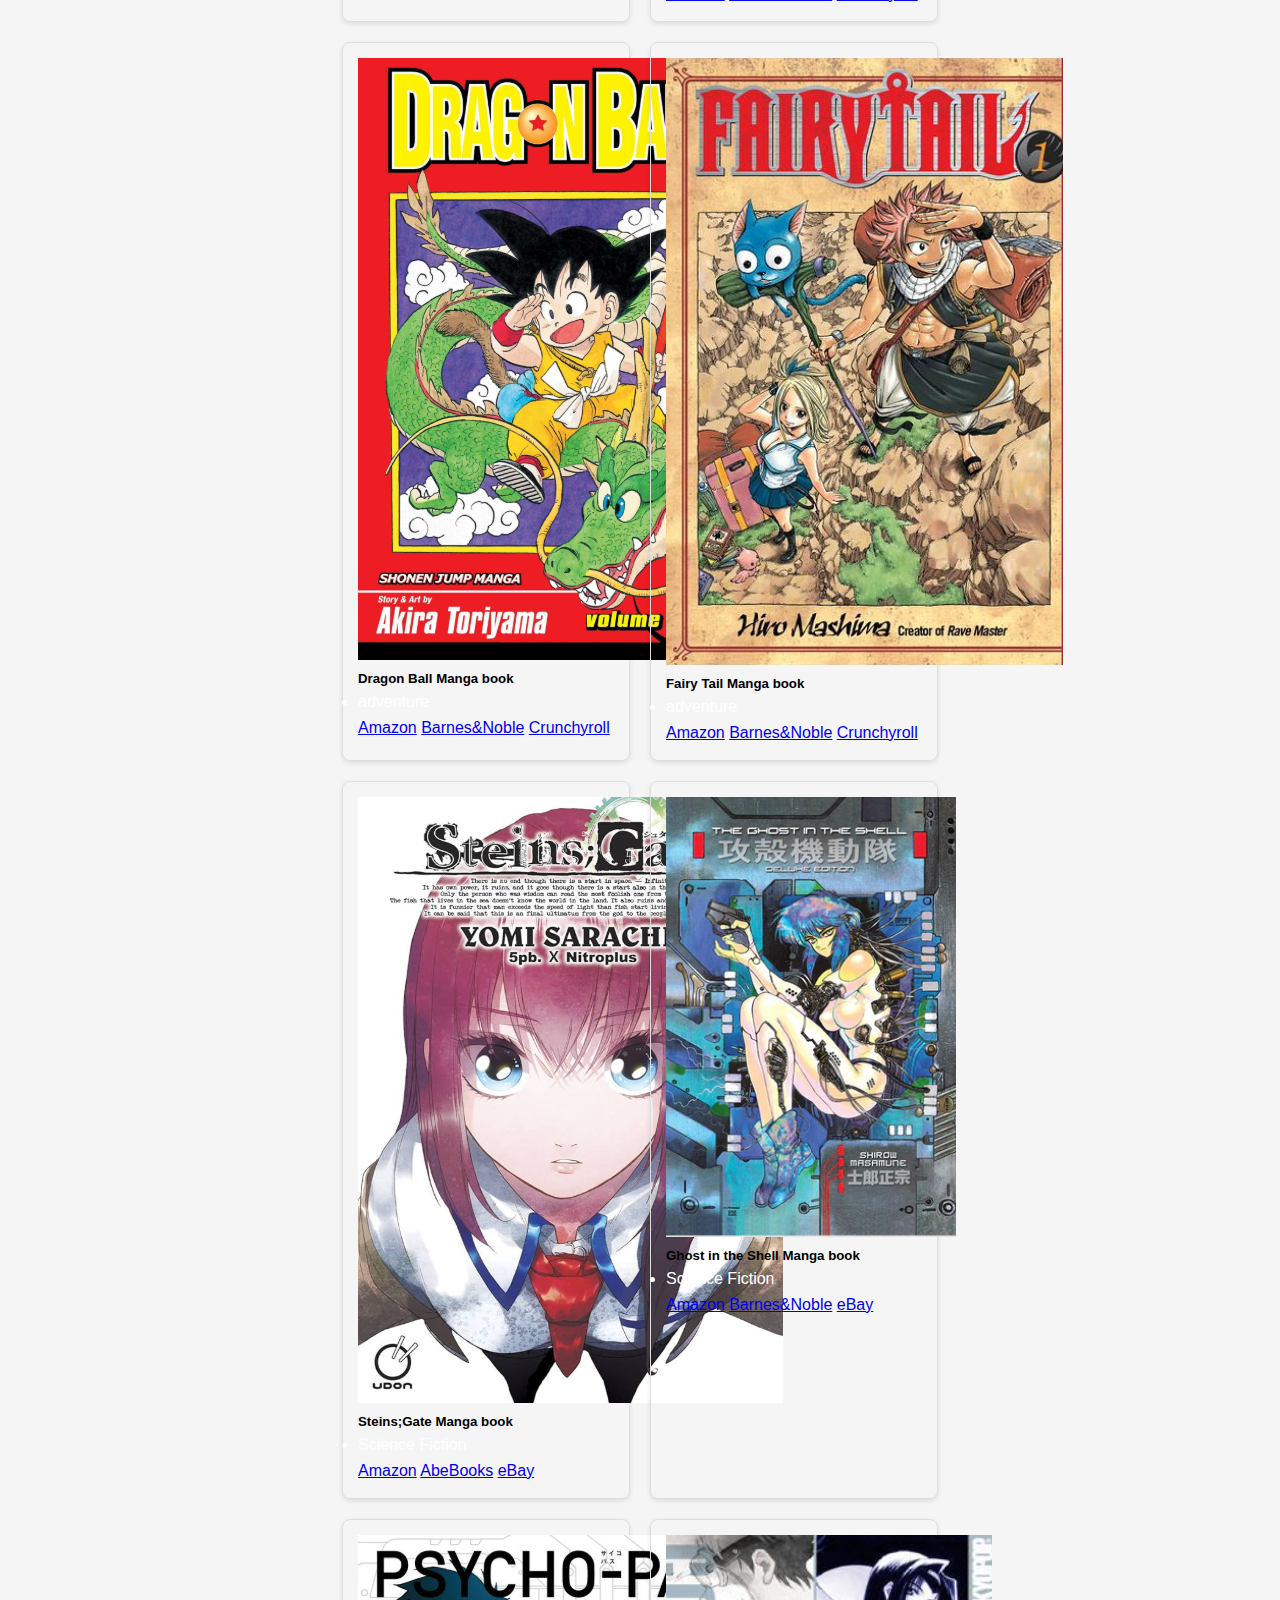
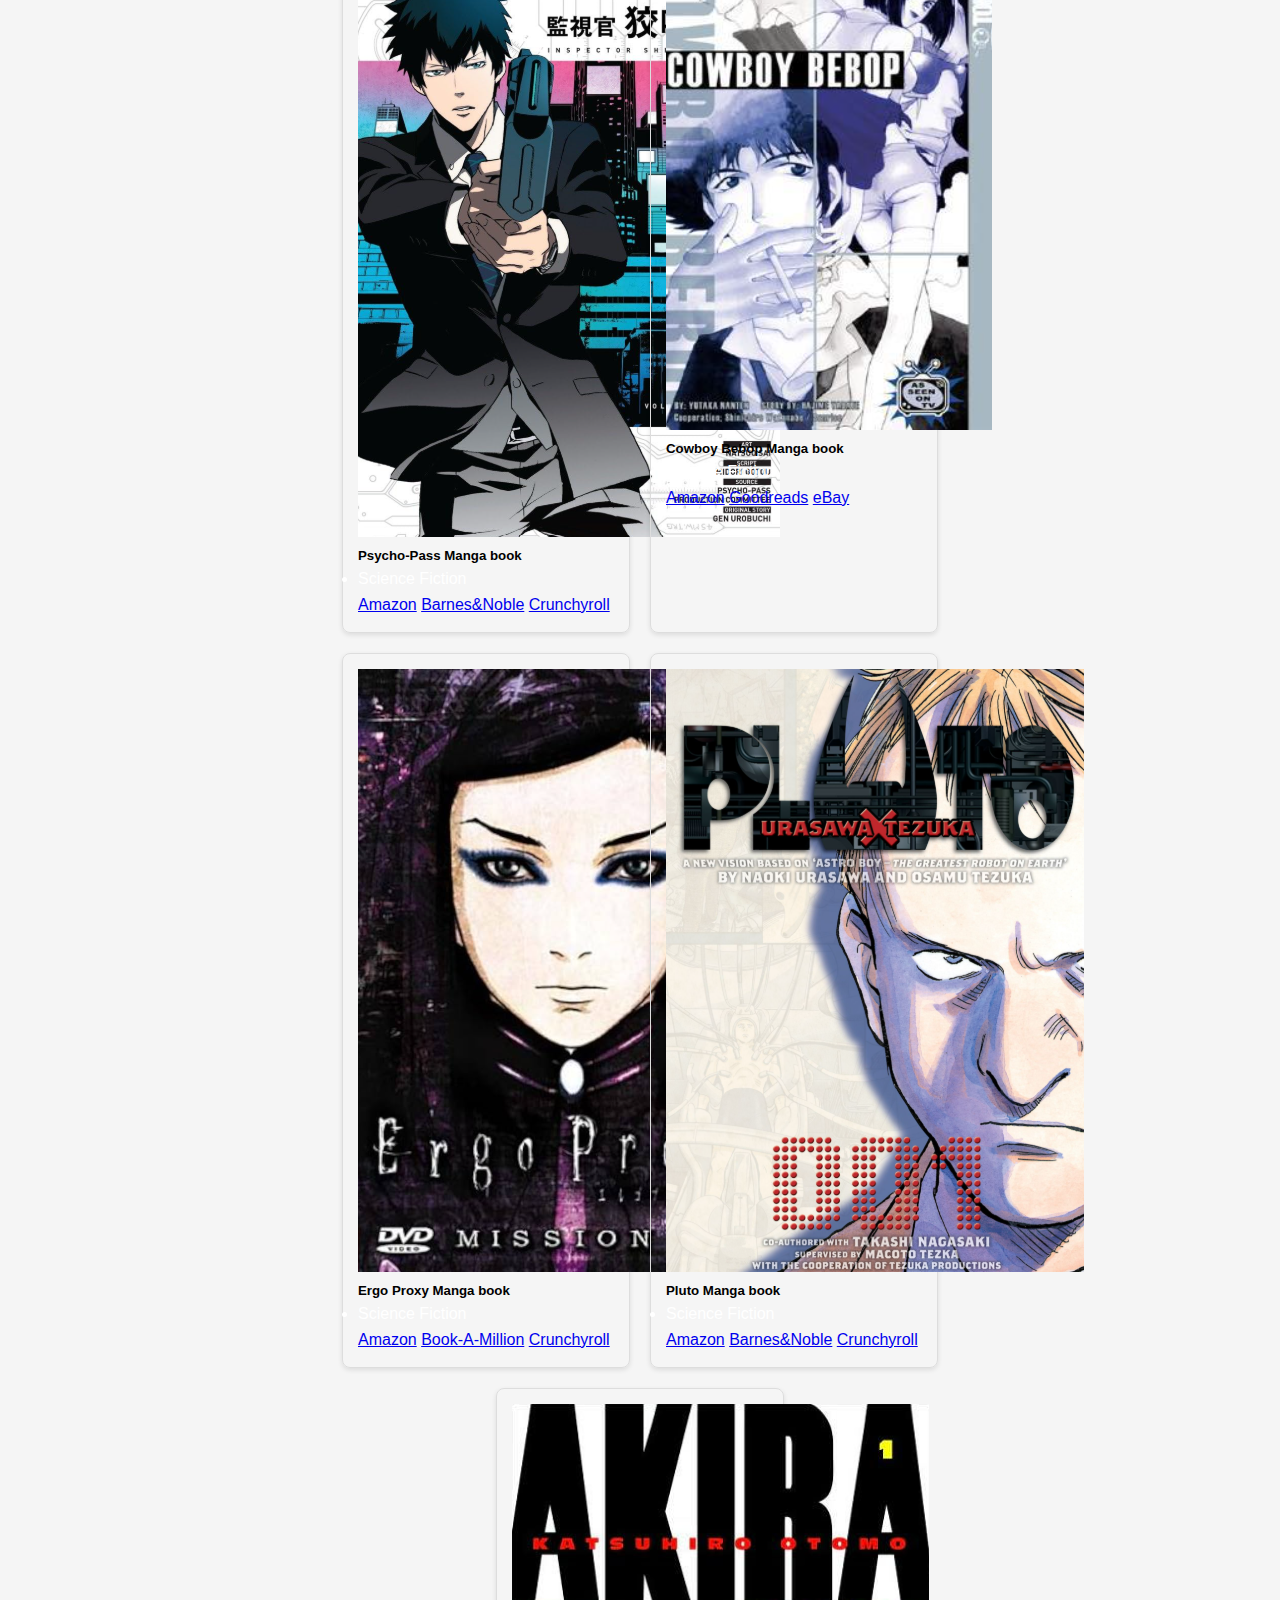
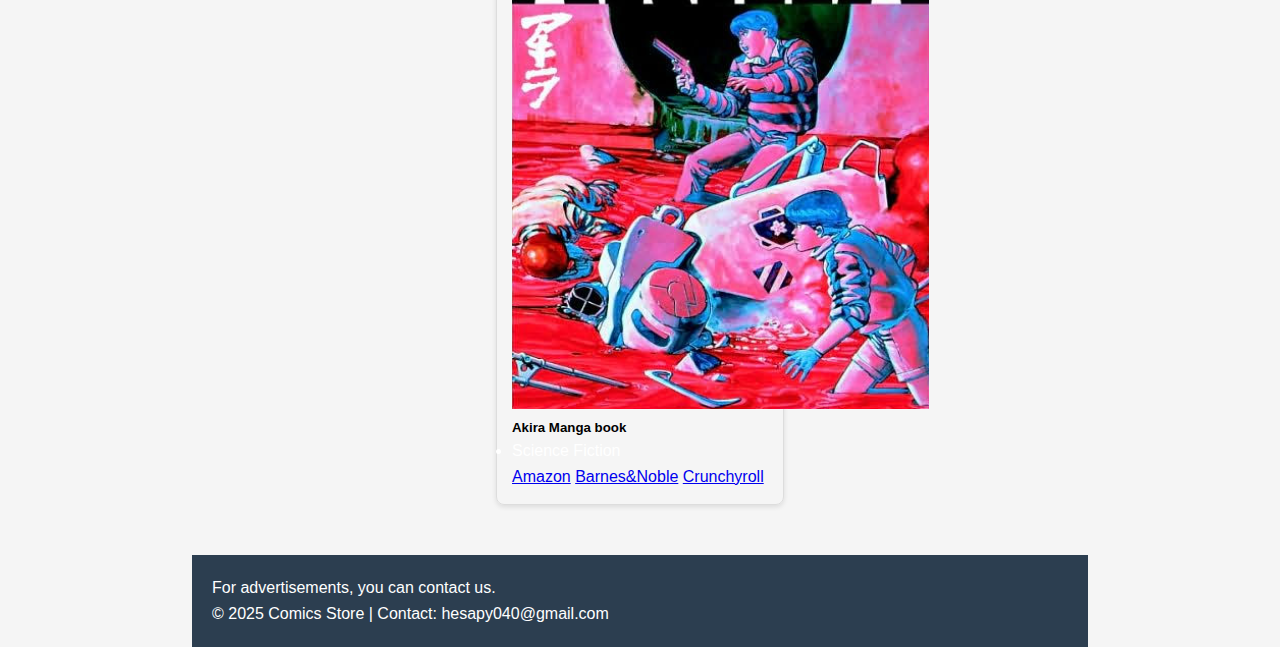
<file: stores.html>
<!doctype html>
<html>


<head>
    <meta charset="UTF-8">
    <meta name="viewport" content="width=device-width, initial-scale=1.0">
    <title>Comics Hub | Best Comics Collection</title>
    <link href="https://cdn.jsdelivr.net/npm/bootstrap@5.3.5/dist/css/bootstrap.min.css" rel="stylesheet" integrity="sha384-SgOJa3DmI69IUzQ2PVdRZhwQ+dy64/BUtbMJw1MZ8t5HZApcHrRKUc4W0kG879m7" crossorigin="anonymous">
    <link rel="stylesheet" href="style.css">
    <link rel="shortcut icon" href="toradora.png" type="image/x-icon">
   
</head>

<body>
    <header class="header">
        <nav>
            <div class="logo-container">
                <img src="toradora.png" alt="ComicHub Logo" class="logo">
                <span>ComicHub</span>
            </div>

            <ul>

                <a href="index.html"><div class="icon-cart">
                  <svg class="w-6 h-6 text-gray-800 dark:text-white" aria-hidden="true" xmlns="http://www.w3.org/2000/svg" width="24" height="24" fill="none" viewBox="0 0 24 24">
                  <path stroke="currentColor" stroke-linecap="round" stroke-linejoin="round" stroke-width="2" d="m4 12 8-8 8 8M6 10.5V19a1 1 0 0 0 1 1h3v-3a1 1 0 0 1 1-1h2a1 1 0 0 1 1 1v3h3a1 1 0 0 0 1-1v-8.5"/>
                </svg></div></a>

                <a href="cart.html"><div class="icon-cart">
                  🛒(<span id="cart-count">0</span>)
                </div></a>

                <a href="information.html"><svg class="w-6 h-6 text-gray-800 dark:text-white" aria-hidden="true" xmlns="http://www.w3.org/2000/svg" width="24" height="24" fill="none" viewBox="0 0 24 24">
                  <path stroke="currentColor" stroke-linecap="round" stroke-linejoin="round" stroke-width="2" d="M10 11h2v5m-2 0h4m-2.592-8.5h.01M21 12a9 9 0 1 1-18 0 9 9 0 0 1 18 0Z"/>
                  </svg>
                </a>

                <a href="stores.html"><div class="icon-cart">
                  <svg class="w-6 h-6 text-gray-800 dark:text-white" aria-hidden="true" xmlns="http://www.w3.org/2000/svg" width="24" height="24" fill="none" viewBox="0 0 24 24" stroke="currentColor" class="w-6 h-6">
                  <path stroke-linecap="round" stroke-linejoin="round" d="M15.75 10.5V6a3.75 3.75 0 10-7.5 0v4.5m11.356-1.993l1.263 12c.07.665-.45 1.243-1.119 1.243H4.25a1.125 1.125 0 01-1.12-1.243l1.264-12A1.125 1.125 0 015.513 7.5h12.974c.576 0 1.059.435 1.119 1.007zM8.625 10.5a.375.375 0 11-.75 0 .375.375 0 01.75 0zm7.5 0a.375.375 0 11-.75 0 .375.375 0 01.75 0z" />
                  </svg>
                </div></a>

                <a href="login.html" ><div class="icon-cart">
                  <svg class="w-6 h-6 text-gray-800 dark:text-white" aria-hidden="true" xmlns="http://www.w3.org/2000/svg" width="24" height="24" fill="none" viewBox="0 0 24 24">  
                  <path stroke="currentColor" stroke-width="2" d="M7 17v1a1 1 0 0 0 1 1h8a1 1 0 0 0 1-1v-1a3 3 0 0 0-3-3h-4a3 3 0 0 0-3 3Zm8-9a3 3 0 1 1-6 0 3 3 0 0 1 6 0Z"/>
                </svg></div></a>
                
            </ul>

        </nav>
        <div class="hero">
            <h1>Welcome to ComicPulse</h1>
            <p>Discover the best comics in your favorite genre</p>
        </div>
    </header>

    <div id="content">

        <div class="cards-with-stores">

            <div class="card" style="width: 18rem;">
                <img src="images/toradora.png" class="card-img-top" alt="Toradora">
                <div class="card-body">
                    <h5 class="card-title" style="color: black;">Toradora Manga book</h5>
                </div>
                <ul class="list-group list-group-flush">
                  <li class="list-group-item">2008</li>
                  <li class="list-group-item">romance</li>
                </ul>
                <div class="card-body">
                  <a href="https://www.amazon.com.tr/Toradora-Light-Novel-Vol-1/dp/1626927952" class="card-link">Amazon</a>
                  <a href="https://www.barnesandnoble.com/w/toradora-volume-1-yuyuko-takemiya/1111718585" class="card-link">Barnes&Noble</a>
                  <a href="https://store.crunchyroll.com/products/toradora-novel-volume-1-9781626927957.html" class="card-link">Crunchyroll</a>
                </div>
            </div>
    
            <div class="card" style="width: 18rem;">
                <img src="images/horimiya.png" class="card-img-top" alt="Horimiya">
                <div class="card-body">
                    <h5 class="card-title" style="color: black;">Horimiya Manga book</h5>
                </div>
                <ul class="list-group list-group-flush">
                  <li class="list-group-item">2021</li>
                  <li class="list-group-item">romance</li>
                </ul>
                <div class="card-body">
                  <a href="https://www.amazon.com/Horimiya-Vol-1-HERO/dp/0316342033" class="card-link">Amazon</a>
                  <a href="https://www.barnesandnoble.com/w/horimiya-vol-1-hero/1121384538" class="card-link">Barnes&Noble</a>
                  <a href="https://store.crunchyroll.com/products/horimiya-manga-volume-1-9780316342032.html" class="card-link">Crunchyroll</a>
                </div>
            </div>
    
            <div class="card" style="width: 18rem;">
                <img src="images/kaguya-sama_love-is-war.png" class="card-img-top" alt="Kaguya-sama: Love is War">
                <div class="card-body">
                    <h5 class="card-title" style="color: black;">Kaguya-sama: Love is War Manga book</h5>
                </div>
                <ul class="list-group list-group-flush">
                  <li class="list-group-item">2015</li>
                  <li class="list-group-item">romance</li>
                </ul>
                <div class="card-body">
                  <a href="https://www.amazon.com/Kaguya-sama-Love-War-Vol-1/dp/1974700305" class="card-link">Amazon</a>
                  <a href="https://www.barnesandnoble.com/w/kaguya-sama-aka-akasaka/1127329514" class="card-link">Barnes&Noble</a>
                  <a href="https://store.crunchyroll.com/products/kaguya-sama-love-is-war-manga-volume-1-9781974700301.html" class="card-link">Crunchyroll</a>
                </div>
            </div>
    
            <div class="card" style="width: 18rem;">
                <img src="images/charlotte.png" class="card-img-top" alt="Charlotte">
                <div class="card-body">
                    <h5 class="card-title" style="color: black;">Charlotte Manga book</h5>
                </div>
                <ul class="list-group list-group-flush">
                  <li class="list-group-item">2015</li>
                  <li class="list-group-item">romance</li>
                </ul>
                <div class="card-body">
                  <a href="https://www.amazon.com/Charlotte-Vol-1-KADOKAWA/dp/4048654276" class="card-link">Amazon</a>
                </div>
            </div>
    
            <div class="card" style="width: 18rem;">
                <img src="images/your-name.png" class="card-img-top" alt="Your Name">
                <div class="card-body">
                    <h5 class="card-title" style="color: black;">Your Name Manga book</h5>
                </div>
                <ul class="list-group list-group-flush">
                  <li class="list-group-item">2016</li>
                  <li class="list-group-item">romance</li>
                </ul>
                <div class="card-body">
                  <a href="https://www.amazon.com/your-name-Vol-manga/dp/0316558559" class="card-link">Amazon</a>
                  <a href="https://www.barnesandnoble.com/w/your-name-vol-1-makoto-shinkai/1125254060" class="card-link">Barnes&Noble</a>
                  <a href="https://store.crunchyroll.com/products/your-name-manga-volume-1-9780316558556.html" class="card-link">Crunchyroll</a>
                </div>
            </div>
    
            <div class="card" style="width: 18rem;">
                <img src="images/darling-in-the-franxx.png" class="card-img-top" alt="Darling in the Franxx">
                <div class="card-body">
                    <h5 class="card-title" style="color: black;">Darling in the Franxx Manga book</h5>
                </div>
                <ul class="list-group list-group-flush">
                  <li class="list-group-item">2018</li>
                  <li class="list-group-item">romance</li>
                </ul>
                <div class="card-body">
                  <a href="https://www.amazon.com/Darling-Franxx-Vol-1-Shueisha/dp/4088814541" class="card-link">Amazon</a>
                  <a href="https://www.barnesandnoble.com/w/darling-in-the-franxx-vol-1-2-code-000/1139858133" class="card-link">Barnes&Noble</a>
                  <a href="https://store.crunchyroll.com/products/darling-in-the-franxx-manga-omnibus-volume-1-9781638581437.html" class="card-link">Crunchyroll</a>
                </div>
            </div>
    
            <div class="card" style="width: 18rem;">
                <img src="images/Yahari-ore-no-seishun-love-comedy-wa-machigatteiru.png" class="card-img-top" alt="Yahari Ore no Seishun Love Comedy wa Machigatteiru">
                <div class="card-body">
                    <h5 class="card-title" style="color: black;">Yahari Ore no Seishun Love Comedy wa Machigatteiru Manga book</h5>
                </div>
                <ul class="list-group list-group-flush">
                  <li class="list-group-item">2011</li>
                  <li class="list-group-item">romance</li>
                </ul>
                <div class="card-body">
                  <a href="https://www.amazon.com/Yahari-Seishun-Love-Come-Machigatteiru/dp/4094512624" class="card-link">Amazon</a>
                  <a href="https://www.barnesandnoble.com/w/my-youth-romantic-comedy-is-wrong-as-i-expected-vol-1-wataru-watari/1122910176" class="card-link">Barnes&Noble</a>
                  <a href="https://store.crunchyroll.com/products/my-youth-romantic-comedy-is-wrong-as-i-expected-novel-volume-1-9780316312295.html" class="card-link">Crunchyroll</a>
                </div>
            </div>

            <div class="card" style="width: 18rem;">
              <img src="images/one-piece.png" class="card-img-top" alt="One Piece">
              <div class="card-body">
                  <h5 class="card-title" style="color: black;">One Piece Manga book</h5>
              </div>
              <ul class="list-group list-group-flush">
                <li class="list-group-item">adventure</li>
              </ul>
              <div class="card-body">
                <a href="https://www.amazon.com/one-piece-manga/s?k=one+piece+manga" class="card-link">Amazon</a>
                <a href="https://www.barnesandnoble.com/w/one-piece-vol-1-eiichiro-oda/1129763095" class="card-link">Barnes&Noble</a>
                <a href="https://store.crunchyroll.com/products/one-piece-manga-volume-1-9781569319017.html" class="card-link">Crunchyroll</a>
              </div>
            </div>

            <div class="card" style="width: 18rem;">
              <img src="images/hunter-x-hunter.png" class="card-img-top" alt="Hunter x Hunter">
              <div class="card-body">
                  <h5 class="card-title" style="color: black;">Hunter x Hunter Manga book</h5>
              </div>
              <ul class="list-group list-group-flush">
                <li class="list-group-item">adventure</li>
              </ul>
              <div class="card-body">
                <a href="https://www.amazon.com/hunter-x-manga/s?k=hunter+x+hunter+manga" class="card-link">Amazon</a>
                <a href="https://www.barnesandnoble.com/b/series/hunter-x-hunter-series/_/N-2ww0" class="card-link">Barnes&Noble</a>
                <a href="https://store.crunchyroll.com/products/hunter-x-hunter-manga-volume-1-9781591167532.html" class="card-link">Crunchyroll</a>
              </div>
            </div>

            <div class="card" style="width: 18rem;">
              <img src="images/Fullmetal-alchemist_brotherhood.png" class="card-img-top" alt="Fullmetal Alchemist: Brotherhood">
              <div class="card-body">
                  <h5 class="card-title" style="color: black;">Fullmetal Alchemist: Brotherhood Manga book</h5>
              </div>
              <ul class="list-group list-group-flush">
                <li class="list-group-item">adventure</li>
              </ul>
              <div class="card-body">
                <a href="https://www.amazon.com/Fullmetal-Alchemist-Brotherhood-Part-1/dp/B0035LD83M" class="card-link">Amazon</a>
                <a href="https://www.barnesandnoble.com/b/series/fullmetal-alchemist-series/_/N-2kph" class="card-link">Barnes&Noble</a>
                <a href="https://store.crunchyroll.com/products/fullmetal-alchemist-brotherhood-box-set-1-blu-ray-816546021429.html" class="card-link">Crunchyroll</a>
              </div>
            </div>

            <div class="card" style="width: 18rem;">
              <img src="images/naturo.png" class="card-img-top" alt="Naruto">
              <div class="card-body">
                  <h5 class="card-title" style="color: black;">Naruto Manga book</h5>
              </div>
              <ul class="list-group list-group-flush">
                <li class="list-group-item">adventure</li>
              </ul>
              <div class="card-body">
                <a href="https://www.amazon.com/Naruto-Vol-1-Uzumaki/dp/1569319006" class="card-link">Amazon</a>
                <a href="https://www.barnesandnoble.com/b/series/naruto-series/_/N-2k2o" class="card-link">Barnes&Noble</a>
                <a href="https://www.ebay.com/shop/naruto-volume-1-manga?_nkw=naruto+volume+1+manga" class="card-link">eBay</a>
              </div>
            </div>

            <div class="card" style="width: 18rem;">
              <img src="images/attack-on-titan.png" class="card-img-top" alt="Attack on Titan">
              <div class="card-body">
                  <h5 class="card-title" style="color: black;">Attack on Titan Manga book</h5>
              </div>
              <ul class="list-group list-group-flush">
                <li class="list-group-item">adventure</li>
              </ul>
              <div class="card-body">
                <a href="https://www.amazon.com/Attack-on-Titan-34-book-series/dp/B09VJTTJZF" class="card-link">Amazon</a>
                <a href="https://www.barnesandnoble.com/w/attack-on-titan-omnibus-1-hajime-isayama/1139104992?ean=9781646513741" class="card-link">Barnes&Noble</a>
                <a href="https://store.crunchyroll.com/products/attack-on-titan-manga-omnibus-volume-1-9781646513741.html" class="card-link">Crunchyroll</a>
              </div>
            </div>

            <div class="card" style="width: 18rem;">
              <img src="images/dragon-ball.png" class="card-img-top" alt="Dragon Ball">
              <div class="card-body">
                  <h5 class="card-title" style="color: black;">Dragon Ball Manga book</h5>
              </div>
              <ul class="list-group list-group-flush">
                <li class="list-group-item">adventure</li>
              </ul>
              <div class="card-body">
                <a href="https://www.amazon.com/Dragon-Ball-Vol-Akira-Toriyama/dp/1569319200" class="card-link">Amazon</a>
                <a href="https://www.barnesandnoble.com/w/dragon-ball-vol-1-akira-toriyama/1114766881" class="card-link">Barnes&Noble</a>
                <a href="https://store.crunchyroll.com/products/dragon-ball-manga-volume-1-2nd-ed-9781569319208.html" class="card-link">Crunchyroll</a>
              </div>
            </div>

            <div class="card" style="width: 18rem;">
              <img src="images/fairy-tail.png" class="card-img-top" alt="Fairy Tail">
              <div class="card-body">
                  <h5 class="card-title" style="color: black;">Fairy Tail Manga book</h5>
              </div>
              <ul class="list-group list-group-flush">
                <li class="list-group-item">adventure</li>
              </ul>
              <div class="card-body">
                <a href="https://www.amazon.com/Fairy-Tail-1/dp/1612622763" class="card-link">Amazon</a>
                <a href="https://www.barnesandnoble.com/w/fairy-tail-volume-1-hiro-mashima/1102624085" class="card-link">Barnes&Noble</a>
                <a href="https://store.crunchyroll.com/products/fairy-tail-manga-omnibus-volume-1-9798888771464.html" class="card-link">Crunchyroll</a>
              </div>
            </div>

            <div class="card" style="width: 18rem;">
              <img src="images/steins_gate.png" class="card-img-top" alt="Steins;Gate">
              <div class="card-body">
                  <h5 class="card-title" style="color: black;">Steins;Gate Manga book</h5>
              </div>
              <ul class="list-group list-group-flush">
                <li class="list-group-item">Science Fiction</li>
              </ul>
              <div class="card-body">
                <a href="hhttps://www.amazon.com/Steins-Gate-1-5pb/dp/1927925509" class="card-link">Amazon</a>
                <a href="https://www.abebooks.com/9781927925508/Steins-Gate-Volume-1-5pb-1927925509/plp" class="card-link">AbeBooks</a>
                <a href="https://www.ebay.com/shop/steins-gate-manga?_nkw=steins+gate+manga" class="card-link">eBay</a>
              </div>
            </div>

            <div class="card" style="width: 18rem;">
              <img src="images/ghost-in-the-shell.png" class="card-img-top" alt="Ghost in the Shell">
              <div class="card-body">
                  <h5 class="card-title" style="color: black;">Ghost in the Shell Manga book</h5>
              </div>
              <ul class="list-group list-group-flush">
                <li class="list-group-item">Science Fiction</li>
              </ul>
              <div class="card-body">
                <a href="https://www.amazon.com.be/-/en/Masamune-Shirow/dp/1935429019" class="card-link">Amazon</a>
                <a href="https://www.barnesandnoble.com/w/ghost-in-the-shell-volume-1-shirow-masamune/1102785178" class="card-link">Barnes&Noble</a>
                <a href="https://www.ebay.com/shop/ghost-in-the-shell-manga?_nkw=ghost+in+the+shell+manga" class="card-link">eBay</a>
              </div>
            </div>

            <div class="card" style="width: 18rem;">
              <img src="images/psycho-pass.png" class="card-img-top" alt="Psycho-Pass">
              <div class="card-body">
                  <h5 class="card-title" style="color: black;">Psycho-Pass Manga book</h5>
              </div>
              <ul class="list-group list-group-flush">
                <li class="list-group-item">Science Fiction</li>
              </ul>
              <div class="card-body">
                <a href="https://www.amazon.com/Psycho-Pass-Inspector-Shinya-Kogami/dp/1506701205" class="card-link">Amazon</a>
                <a href="https://www.barnesandnoble.com/w/psycho-pass-midori-gotu/1123498159" class="card-link">Barnes&Noble</a>
                <a href="https://store.crunchyroll.com/products/psycho-pass-inspector-shinya-kogami-manga-volume-1-9781506701202.html" class="card-link">Crunchyroll</a>
              </div>
            </div>

            <div class="card" style="width: 18rem;">
              <img src="images/cowboy-bebop.png" class="card-img-top" alt="Cowboy Bebop">
              <div class="card-body">
                  <h5 class="card-title" style="color: black;">Cowboy Bebop Manga book</h5>
              </div>
              <ul class="list-group list-group-flush">
                <li class="list-group-item">Science Fiction</li>
              </ul>
              <div class="card-body">
                <a href="https://www.amazon.com/Cowboy-Bebop-1-v/dp/B0046LUZ9U" class="card-link">Amazon</a>
                <a href="https://www.goodreads.com/book/show/555421.Cowboy_Bebop_Vol_1" class="card-link">Goodreads</a>
                <a href="https://www.ebay.com/shop/cowboy-bebop-manga?_nkw=cowboy+bebop+manga" class="card-link">eBay</a>
              </div>
            </div>

            <div class="card" style="width: 18rem;">
              <img src="images/ergo-proxy.png" class="card-img-top" alt="Ergo Proxy">
              <div class="card-body">
                  <h5 class="card-title" style="color: black;">Ergo Proxy Manga book</h5>
              </div>
              <ul class="list-group list-group-flush">
                <li class="list-group-item">Science Fiction</li>
              </ul>
              <div class="card-body">
                <a href="https://www.amazon.com/Psycho-Pass-Inspector-Shinya-Kogami/dp/1506701205" class="card-link">Amazon</a>
                <a href="https://www.booksamillion.com/p/Ergo-Proxy-Box-Set/Funimation-Prod/K704400078750" class="card-link">Book-A-Million</a>
                <a href="https://store.crunchyroll.com/products/ergo-proxy-the-complete-series-classic-blu-ray-704400078767.html" class="card-link">Crunchyroll</a>
              </div>
            </div>

            <div class="card" style="width: 18rem;">
              <img src="images/pluto.png" class="card-img-top" alt="Pluto">
              <div class="card-body">
                  <h5 class="card-title" style="color: black;">Pluto Manga book</h5>
              </div>
              <ul class="list-group list-group-flush">
                <li class="list-group-item">Science Fiction</li>
              </ul>
              <div class="card-body">
                <a href="https://www.amazon.com/Pluto-Urasawa-Tezuka-Vol-Naoki/dp/1421519186" class="card-link">Amazon</a>
                <a href="https://www.barnesandnoble.com/w/pluto-takashi-nagasaki/1137492109" class="card-link">Barnes&Noble</a>
                <a href="https://store.crunchyroll.com/products/pluto-urasawa-x-tezuka-manga-volume-1-9781421519180.html" class="card-link">Crunchyroll</a>
              </div>
            </div>

            <div class="card" style="width: 18rem;">
              <img src="images/arika.png" class="card-img-top" alt="Akira">
              <div class="card-body">
                  <h5 class="card-title" style="color: black;">Akira Manga book</h5>
              </div>
              <ul class="list-group list-group-flush">
                <li class="list-group-item">Science Fiction</li>
              </ul>
              <div class="card-body">
                <a href="https://www.amazon.com/Akira-Vol-1-Katsuhiro-Otomo/dp/1935429000" class="card-link">Amazon</a>
                <a href="https://www.barnesandnoble.com/w/akira-volume-1-katsuhiro-otomo/1100322552" class="card-link">Barnes&Noble</a>
                <a href="https://store.crunchyroll.com/products/akira-manga-volume-1-9781935429005.html" class="card-link">Crunchyroll</a>
              </div>
            </div>

        </div>

        <script src="https://cdn.jsdelivr.net/npm/bootstrap@5.3.5/dist/js/bootstrap.bundle.min.js" integrity="sha384-k6d4wzSIapyDyv1kpU366/PK5hCdSbCRGRCMv+eplOQJWyd1fbcAu9OCUj5zNLiq" crossorigin="anonymous"></script>
    </div>

    <footer style="text-align:left; color: white; margin-top: 50px;">
      For advertisements, you can contact us. <br>
      © 2025 Comics Store | Contact: hesapy040@gmail.com
    </footer>
</body>

</html>
</file>
<file: cart.css>
body {
  font-family: Arial, sans-serif;
  background-color: #f5f6f8;
  margin: 0;
  padding: 0;
}

.cart-container {
  max-width: 800px;
  margin: 50px auto;
  padding: 20px;
  background: #fff;
  border-radius: 10px;
  box-shadow: 0 4px 12px rgba(0,0,0,0.1);
}

.cart-container h1 {
  text-align: center;
  color: #333;
  margin-bottom: 30px;
}

#cart-items .cart-item {
  display: flex;
  align-items: center;
  gap: 20px;
  border-bottom: 1px solid #ddd;
  padding: 15px 0;
}

.cart-item-image {
  width: 80px;
  height: auto;
  border-radius: 8px;
  object-fit: contain;
  box-shadow: 0 2px 5px rgba(0,0,0,0.1);
}

.cart-item-info h3 {
  margin: 0;
  color: #222;
}

.cart-item-info p {
  margin: 5px 0;
  color: #555;
  font-size: 15px;
}

.cart-summary {
  margin-top: 30px;
  padding: 20px;
  border-top: 2px solid #ccc;
  text-align: right;
}

.cart-summary h2 {
  font-size: 24px;
  margin-bottom: 10px;
}

.checkout-button {
  padding: 10px 20px;
  background-color: #4CAF50;
  color: white;
  font-size: 16px;
  border: none;
  border-radius: 6px;
  cursor: pointer;
  transition: background-color 0.3s ease;
}

.checkout-button:hover {
  background-color: #45a049;
}




/* Cart Container */
.cart-container {
  max-width: 800px;
  margin: 20px auto;
  padding: 20px;
  background-color: white;
  border-radius: 8px;
  box-shadow: 0 2px 10px rgba(0, 0, 0, 0.1);
}

.cart-item {
  display: flex;
  margin-bottom: 20px;
  padding-bottom: 20px;
  border-bottom: 1px solid #eee;
}

.cart-item-image {
  width: 150px;
  height: 200px;
  object-fit: cover;
  margin-right: 20px;
  border-radius: 4px;
}

.cart-item-info {
  flex: 1;
}

.cart-item-info h3 {
  margin-bottom: 10px;
  color: #2c3e50;
}

.cart-summary {
  max-width: 800px;
  margin: 20px auto;
  padding: 20px;
  background-color: #f8f9fa;
  border-radius: 8px;
  text-align: right;
}

.checkout-button {
  background-color: #ff758c;
  color: white;
  border: none;
  padding: 10px 20px;
  border-radius: 4px;
  cursor: pointer;
  font-size: 16px;
  margin-top: 10px;
  transition: background-color 0.2s;
}

.checkout-button:hover {
  background-color: #e6678c;
}

.remove-item {
  background-color: #ff4757;
  color: white;
  border: none;
  padding: 5px 10px;
  border-radius: 4px;
  cursor: pointer;
  margin-top: 10px;
}

.remove-item:hover {
  background-color: #e84118;
}
</file>
<file: style.css>
/* Basic Reset */
   * {
    margin: 0;
    padding: 0;
    box-sizing: border-box;
}

body {
    font-family: 'Arial', sans-serif;
    line-height: 1.6;
    background-color: #f5f5f5;
    color: #333;
}

/* Header & Navigation */
.header {
    background: linear-gradient(135deg, #2c3e50, #1a1a2e);
    color: white;
    padding-bottom: 20px;
}

nav {
    display: flex;
    justify-content: space-between;
    align-items: center;
    padding: 15px 5%;
    background-color: rgba(0, 0, 0, 0.2);
}

.logo-container {
    display: flex;
    align-items: center;
    gap: 10px;
}

.logo {
    height: 40px;
    width: auto;
}

nav ul {
    display: flex;
    list-style: none;
    gap: 20px;
  
}

nav a {
    color: white;
    text-decoration: none;
    font-weight: 500;
    padding: 5px 10px;
    border-radius: 4px;
    transition: background-color 0.3s;
}

nav a:hover {
    background-color: rgba(255, 255, 255, 0.2);
}

/* Hero Section */
.hero {
    text-align: center;
    padding: 40px 20px;
}

.hero h1 {
    font-size: 2.5rem;
    margin-bottom: 15px;
}

.hero p {
    font-size: 1.2rem;
    opacity: 0.9;
}

/* Main Content */
main {
    max-width: 1200px;
    margin: 30px auto;
    padding: 0 20px;
}

.genre-section {
    margin-bottom: 40px;
}

.genre-section h2 {
    background-color: #2c3e50;
    color: white;
    padding: 10px 15px;
    border-radius: 4px;
    margin-bottom: 20px;
}

.comic-card {
    background-color: white;
    border-radius: 8px;
    box-shadow: 0 2px 5px rgba(0,0,0,0.1);
    padding: 20px;
    margin-bottom: 20px;
}

.comic-card h3 {
    color: #2c3e50;
    margin-bottom: 10px;
}

.comic-card p {
    margin-bottom: 15px;
}

.comic-card a {
    display: inline-block;
    background-color: #2c3e50;
    color: white;
    padding: 8px 15px;
    text-decoration: none;
    border-radius: 4px;
    transition: background-color 0.3s;
}

.comic-card a:hover {
    background-color: #1a1a2e;
}

/* Footer */
footer {
    text-align: center;
    padding: 20px;
    background-color: #2c3e50;
    color: white;
    margin-top: 40px;
}

footer a {
    color: #f8f9fa;
}

/* Responsive Design */
@media (max-width: 768px) {
    nav {
        flex-direction: column;
        gap: 15px;
    }
    
    .hero h1 {
        font-size: 2rem;
    }
}

.logo-container {
    display: flex;
    align-items: center;}
    .logo {
        height: 40px; /* Adjust as needed */
        margin-right: 10px;
    }
    .my_div:hover {
        background-color: rgb(2, 14, 80);
        font-size: 25px;
        transition-duration: 0.3s;}
.logo1 {
            height: 40px;
            width: auto;
        }
.add-to-cart-button {
  display: inline-block;
  padding: 10px 20px;
  background-color: #ff758c; /* Soft pink from the Toradora! color palette */
  color: white;
  font-weight: 600;
  border: none;
  border-radius: 4px;
  cursor: pointer;
  font-size: 14px;
  transition: background-color 0.2s ease;
}

.add-to-cart-button:hover {
  background-color: #e6678c; /* Slightly darker pink on hover */
}

/*Stores*/
.cards-with-stores {
    display: flex;
    flex-wrap: wrap;
    gap: 20px;
    justify-content: center;
}
.card {
    width: 250px; /* Sabit en */
    border: 1px solid #ddd;
    padding: 15px;
    border-radius: 8px;
    box-shadow: 0 2px 5px rgba(0,0,0,0.1);
}
.card:hover{
    background-color: rgb(2, 14, 80); 
    font-size: 25px;
}        
#content{
    margin: 10% 15% 0 15% ;
    margin-top: 70px;
    flex: 1;
}
.image {
    display: block;
    margin: 0 auto;
    max-width: 100%; 
    height: auto;
}
.card {
    color: white;
}

/*information*/        
.content {
    width: 80%;
    max-width: 800px;
    margin: 30px auto;
    padding: 20px;
    background-color: white;
    box-shadow: 0 0 10px rgba(0,0,0,0.1);
}
        
.team-list {
    margin-top: 20px;
    padding-left: 20px;
}
        
.team-list li {
    margin-bottom: 8px;
    font-size: 18px;
}

/*For search function*/
#searchResults {
    margin-top: 8%;
    color:dimgray;
    width: 100px;
}
.search-container {
    position: relative;
    display: block;
    margin: 0% 0% 0% 60%;
}
    
.search-toggle {
    font-size: 18px;
    background: none;
    border: none;
    cursor: pointer;
}
    
.search-panel {
    display: none;
    position: absolute;
    top: 40px;
    right: 0;
    background-color: white;
    padding: 10px;
    box-shadow: 0px 2px 10px rgba(0,0,0,0.2);
    border-radius: 8px;
    z-index: 1000;
    width: 250px;
    gap: 5px;
}
    
.search-panel.active {
    display: block;
}
    
.search-panel input {
    padding: 6px;
    width: 200px;
    border: 1px solid #ccc;
    border-radius: 4px;
}
    
.search-panel button {
    padding: 6px 10px;
    margin-left: 5px;
    background-color:indigo;
    color: white;
    border: none;
    border-radius: 4px;
    cursor: pointer;
}
    
.highlight {
    background-color: yellow;
    font-weight: bold;
    color: black;
}

/*For footer*/
footer {
    margin: 10% 15% 0 15% ;
    margin-top: 70px;
    flex: 1;
}
</file>
